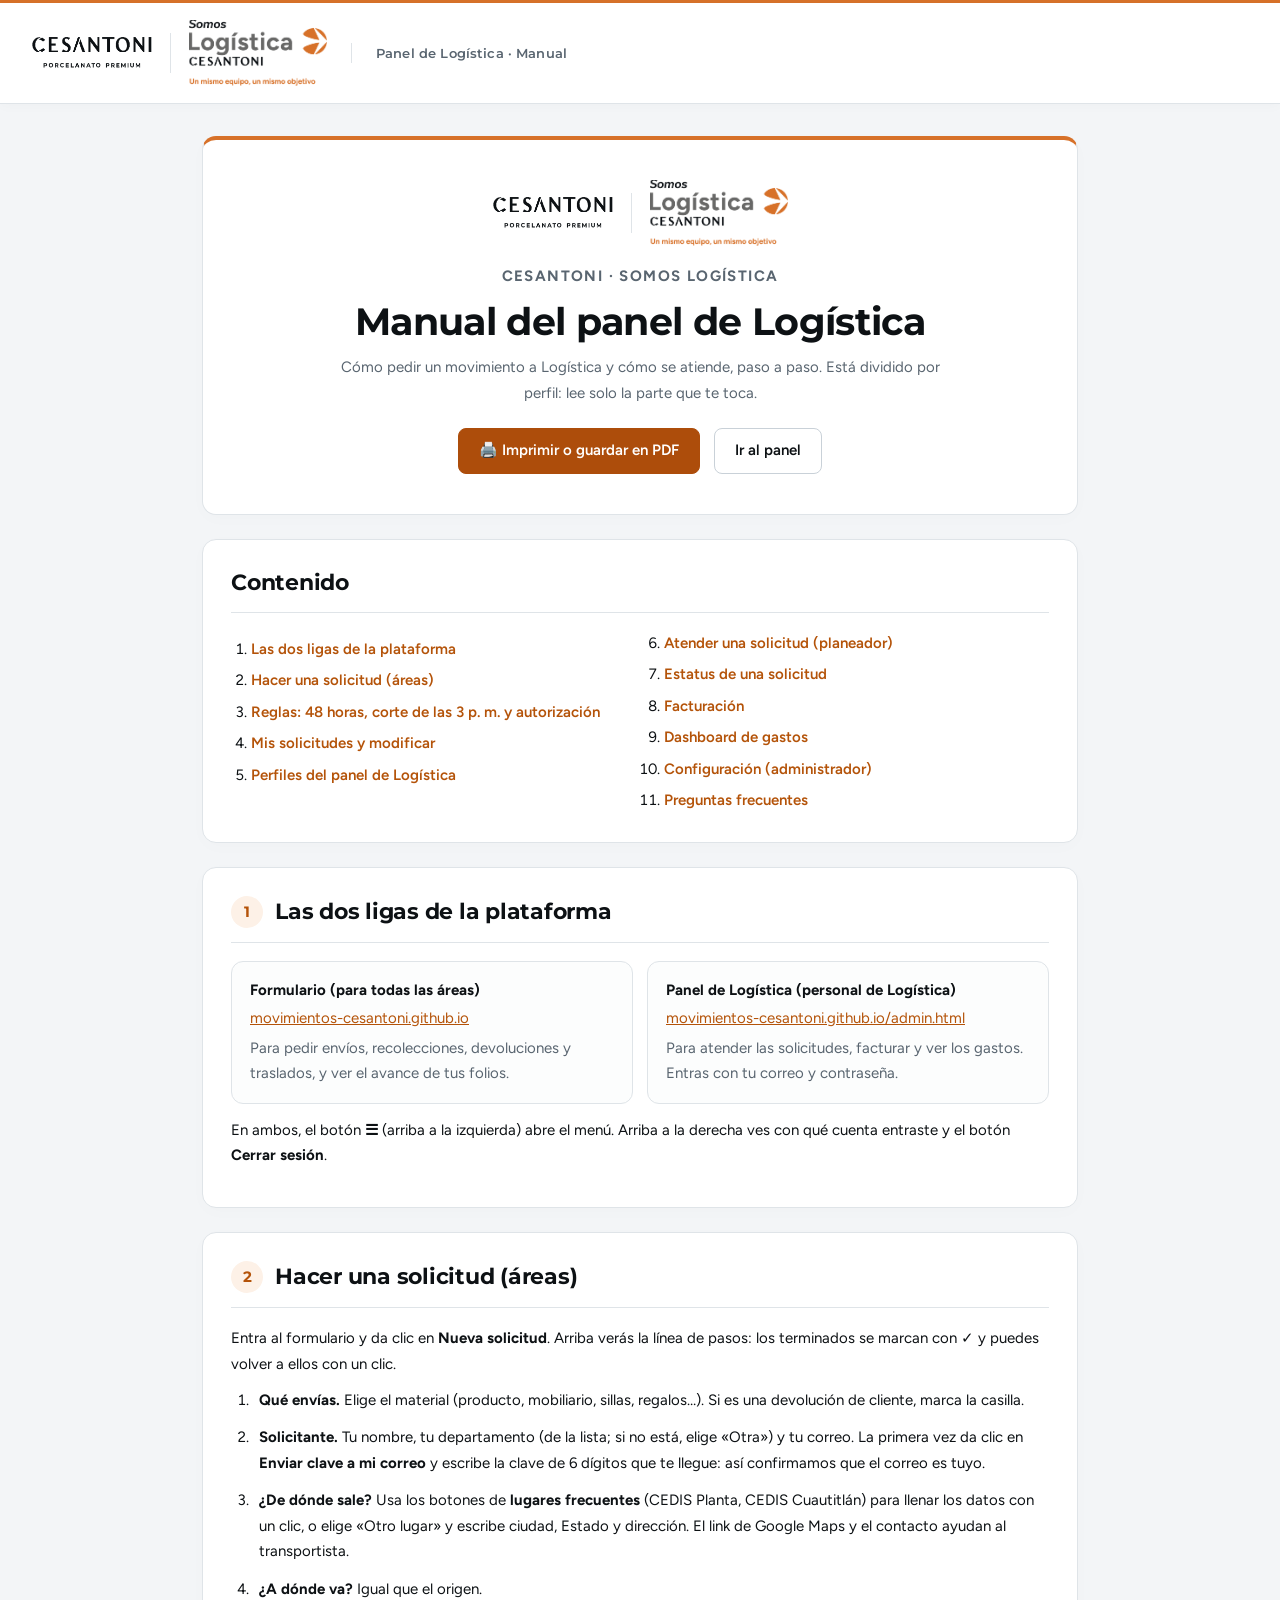
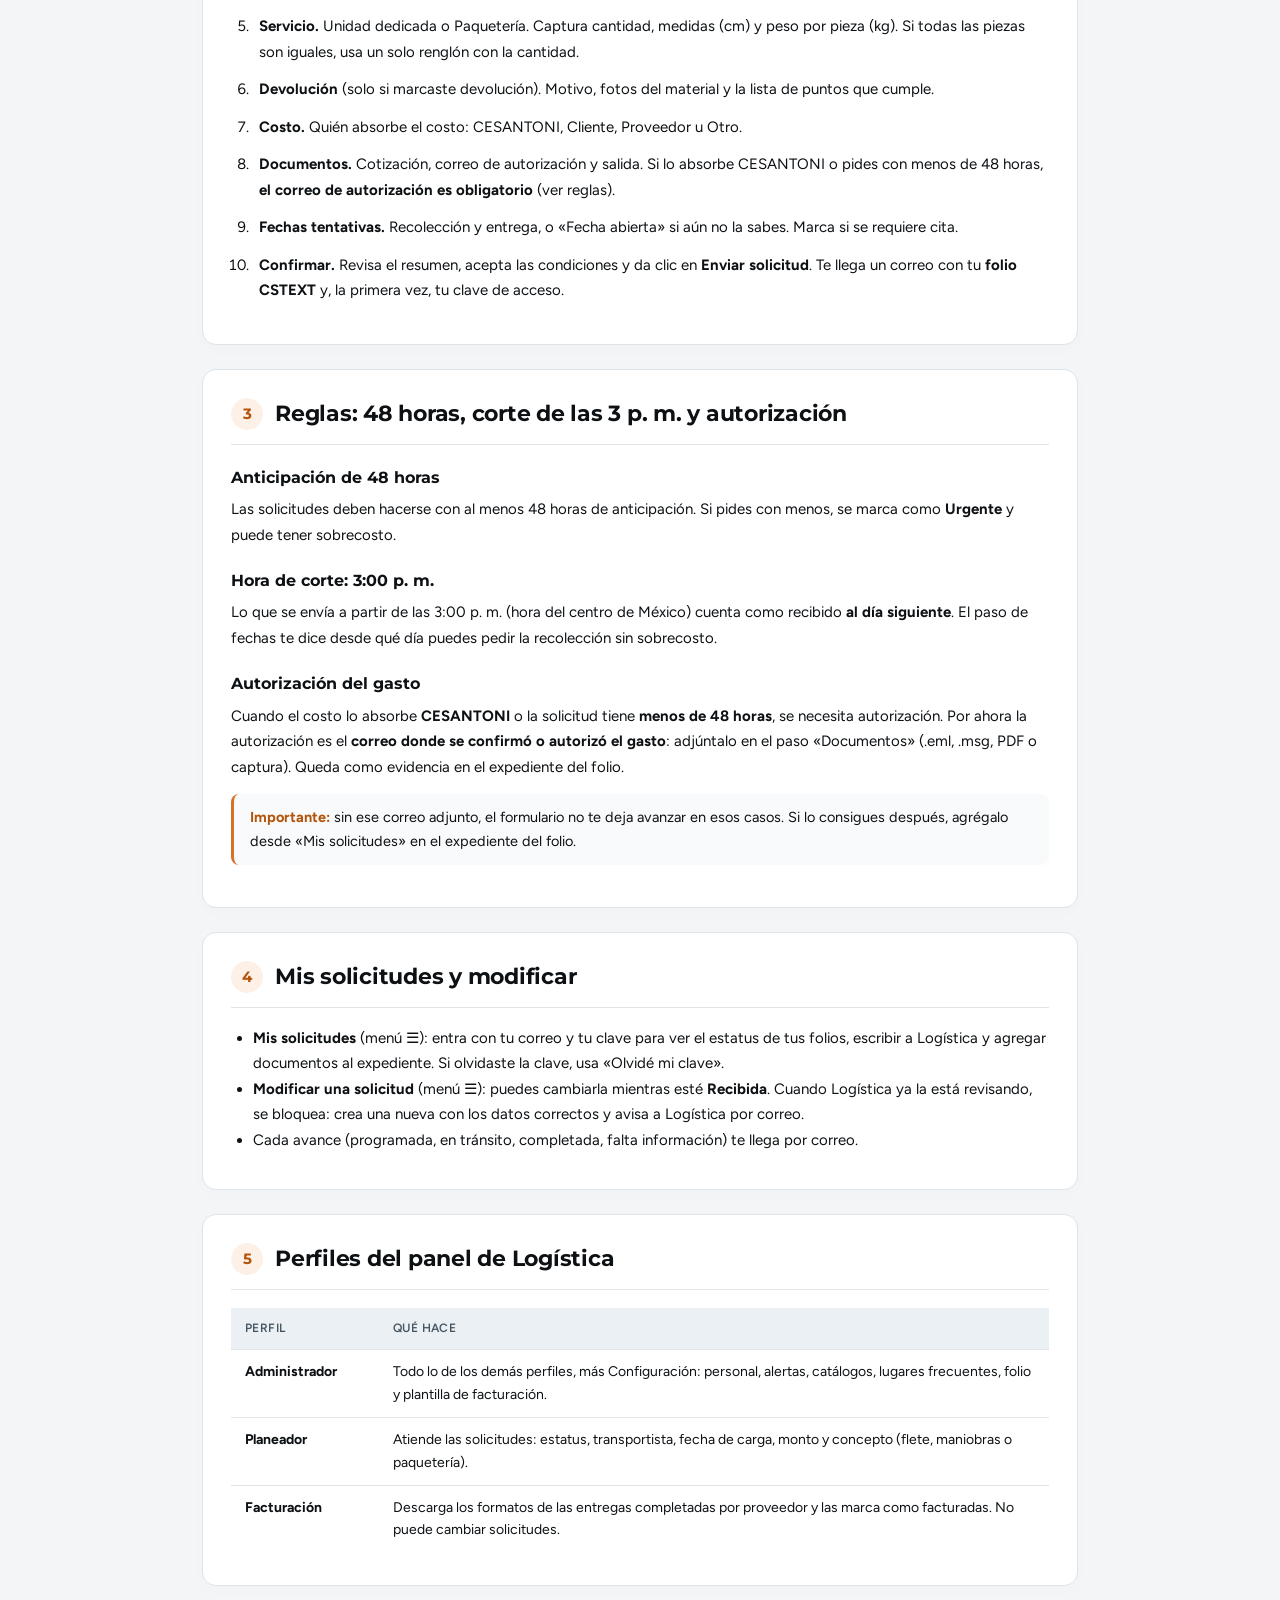
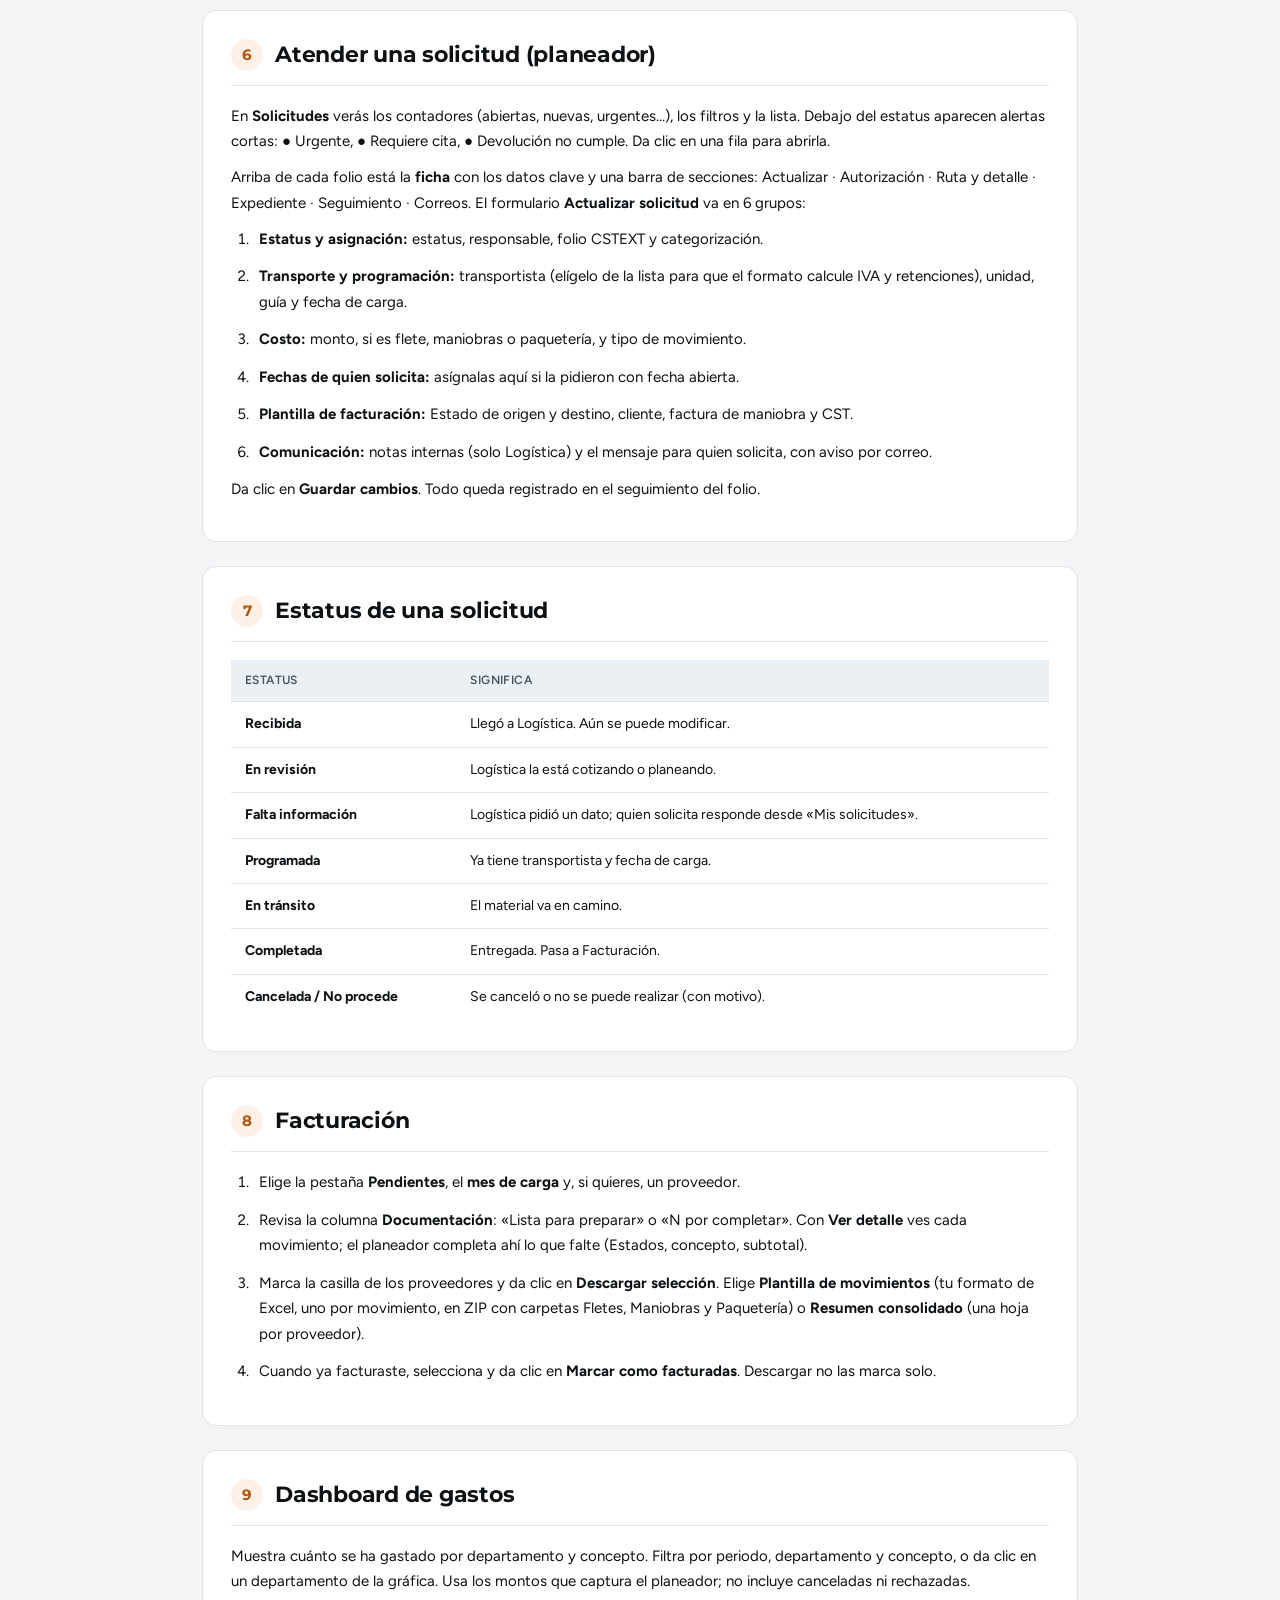
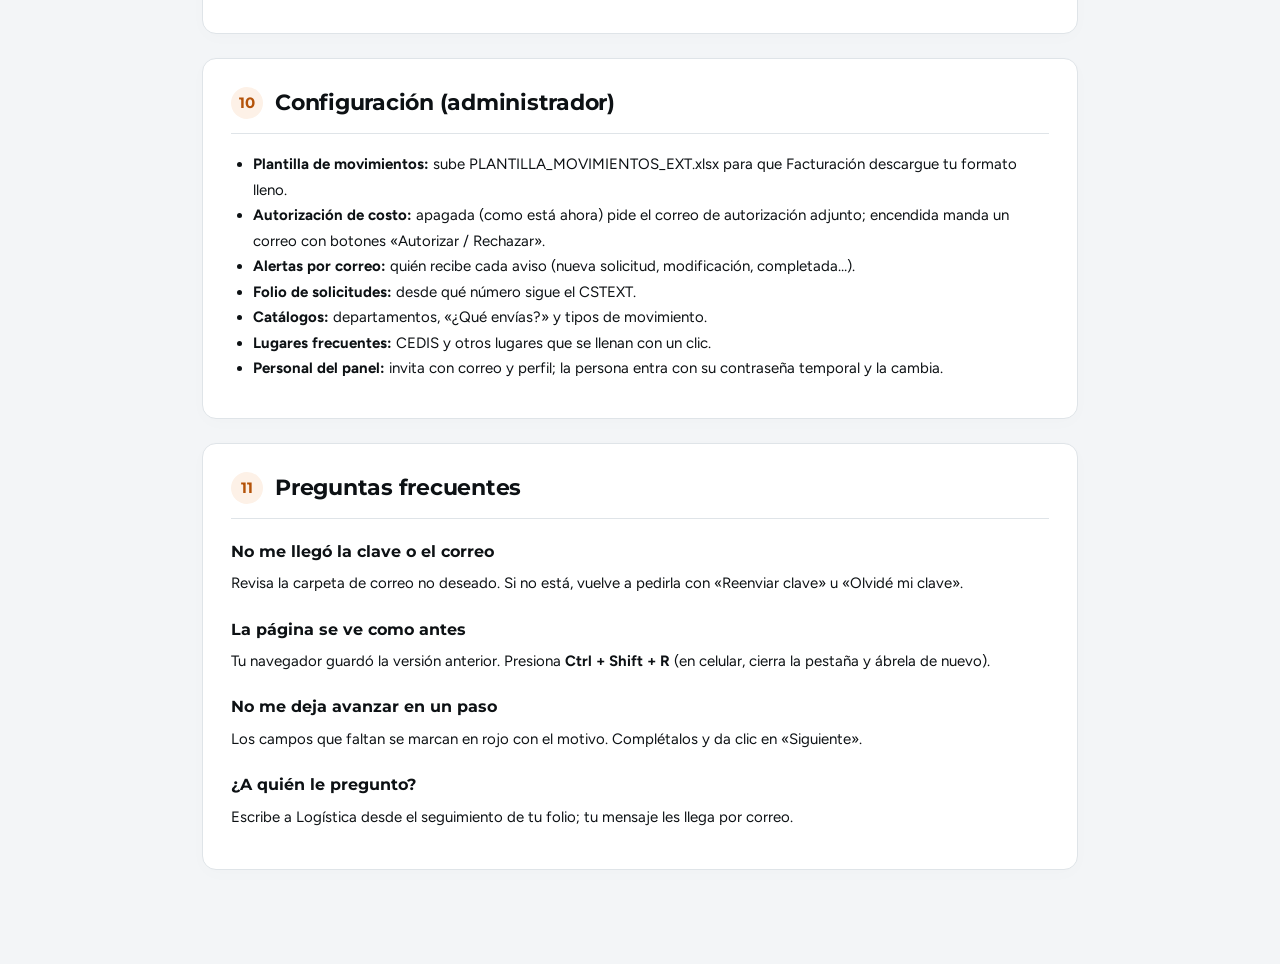
<file: manual-logistica.html>
<!DOCTYPE html>
<html lang="es">
<head>
  <meta charset="utf-8">
  <meta name="viewport" content="width=device-width, initial-scale=1">
  <title>Manual del panel de Logística | CESANTONI</title>
  <meta name="description" content="Cómo pedir un movimiento a Logística y cómo se atiende en el panel: paso a paso para cada perfil.">
  <meta name="robots" content="noindex">
  <meta name="theme-color" content="#0D1114">
  <link rel="icon" type="image/png" sizes="32x32" href="img/icono-32.png">
  <link rel="preconnect" href="https://fonts.googleapis.com">
  <link rel="preconnect" href="https://fonts.gstatic.com" crossorigin>
  <link href="https://fonts.googleapis.com/css2?family=Figtree:wght@400;500;600;700&family=Montserrat:wght@600;700&display=swap" rel="stylesheet">
  <link rel="stylesheet" href="css/solicitudes.css?v=34">
  <style>
    .manual { max-width: 920px; margin: 0 auto; padding: 32px 22px 70px; }
    .manual-portada { text-align: center; padding: 40px 32px; border-top: 4px solid var(--naranja); }
    .logos-portada { display: flex; justify-content: center; margin: 0 auto 18px; }
    .manual-portada h1 { font-size: clamp(28px, 3vw, 38px); margin-bottom: 10px; }
    .manual-portada p { max-width: 640px; margin: 0 auto 8px; color: var(--gris); font-size: 16px; }
    .manual-portada .acciones { justify-content: center; margin-top: 22px; }
    .indice { columns: 2; column-gap: 28px; margin: 0; padding-left: 20px; }
    .indice li { margin: 6px 0; break-inside: avoid; }
    .indice a { text-decoration: none; font-weight: 600; }
    .manual h2 { display: flex; align-items: center; gap: 12px; font-size: 22px; padding-bottom: 14px; border-bottom: 1px solid var(--linea); margin-bottom: 18px; }
    .manual h2 .grupo-num { width: 32px; height: 32px; font-size: 15px; }
    .manual h3 { font-size: 16px; margin: 22px 0 8px; }
    .manual p, .manual li { font-size: 15px; line-height: 1.7; }
    .manual ol.pasos-m, .manual ul.lista-m { padding-left: 22px; margin: 0 0 8px; }
    .manual ol.pasos-m > li { margin: 0 0 12px; padding-left: 6px; }
    .manual ol.pasos-m > li b:first-child { color: var(--tinta); }
    .tabla-m { width: 100%; border-collapse: collapse; margin: 8px 0 4px; font-size: 14px; }
    .tabla-m th, .tabla-m td { text-align: left; padding: 11px 14px; border-bottom: 1px solid var(--linea); vertical-align: top; overflow-wrap: break-word; }
    .tabla-m th { background: #EAF0F4; color: #455561; font-size: 12px; letter-spacing: .4px; text-transform: uppercase; }
    .nota { border-left: 3px solid var(--naranja); background: #F8FAFB; border-radius: 8px; padding: 12px 16px; margin: 14px 0; font-size: 14.5px; }
    .nota b { color: var(--naranja-osc); }
    .ligas-m { display: grid; grid-template-columns: repeat(2, minmax(0, 1fr)); gap: 14px; }
    .liga-m { border: 1px solid var(--linea); border-radius: 12px; padding: 16px 18px; background: #FCFDFD; }
    .liga-m b { display: block; margin-bottom: 4px; }
    .liga-m a { overflow-wrap: anywhere; }
    @media (max-width: 700px) { .indice { columns: 1; } .ligas-m { grid-template-columns: minmax(0, 1fr); } .manual-portada { padding: 28px 18px; } }
    @media print {
      .no-imprimir, .barra, .franja { display: none !important; }
      body { background: #fff; }
      .manual { padding: 0; max-width: none; }
      .tarjeta { box-shadow: none; break-inside: avoid-page; border-color: #ccc; }
      .manual section.tarjeta { break-before: auto; }
      a { color: #000; }
    }
  </style>
</head>
<body>
  <div class="franja"></div>
  <header class="barra"><div class="barra-in">
    <span class="logos" id="logos"></span>
    <span class="titulo-app">Panel de Logística · Manual</span>
    <span class="espacio"></span>
  </div></header>

  <main class="manual">
    <section class="tarjeta manual-portada">
      <div class="logos logos-portada" id="logos-portada"></div>
      <p class="ficha-etq">CESANTONI · Somos Logística</p>
      <h1>Manual del panel de Logística</h1>
      <p>Cómo pedir un movimiento a Logística y cómo se atiende, paso a paso. Está dividido por perfil: lee solo la parte que te toca.</p>
      <div class="acciones no-imprimir">
        <button class="btn btn-pri" type="button" onclick="window.print()">🖨️ Imprimir o guardar en PDF</button>
        <a class="btn" href="admin.html">Ir al panel</a>
      </div>
    </section>

    <section class="tarjeta">
      <h2>Contenido</h2>
      <ol class="indice">
        <li><a href="#ligas">Las dos ligas de la plataforma</a></li>
        <li><a href="#solicitar">Hacer una solicitud (áreas)</a></li>
        <li><a href="#reglas">Reglas: 48 horas, corte de las 3 p. m. y autorización</a></li>
        <li><a href="#seguimiento">Mis solicitudes y modificar</a></li>
        <li><a href="#perfiles">Perfiles del panel de Logística</a></li>
        <li><a href="#atender">Atender una solicitud (planeador)</a></li>
        <li><a href="#estatus">Estatus de una solicitud</a></li>
        <li><a href="#facturacion">Facturación</a></li>
        <li><a href="#dashboard">Dashboard de gastos</a></li>
        <li><a href="#configuracion">Configuración (administrador)</a></li>
        <li><a href="#dudas">Preguntas frecuentes</a></li>
      </ol>
    </section>

    <section class="tarjeta" id="ligas">
      <h2><span class="grupo-num">1</span>Las dos ligas de la plataforma</h2>
      <div class="ligas-m">
        <div class="liga-m"><b>Formulario (para todas las áreas)</b><a href="./">movimientos-cesantoni.github.io</a>
          <p class="gris chico" style="margin:6px 0 0">Para pedir envíos, recolecciones, devoluciones y traslados, y ver el avance de tus folios.</p></div>
        <div class="liga-m"><b>Panel de Logística (personal de Logística)</b><a href="admin.html">movimientos-cesantoni.github.io/admin.html</a>
          <p class="gris chico" style="margin:6px 0 0">Para atender las solicitudes, facturar y ver los gastos. Entras con tu correo y contraseña.</p></div>
      </div>
      <p style="margin-top:14px">En ambos, el botón <b>☰</b> (arriba a la izquierda) abre el menú. Arriba a la derecha ves con qué cuenta entraste y el botón <b>Cerrar sesión</b>.</p>
    </section>

    <section class="tarjeta" id="solicitar">
      <h2><span class="grupo-num">2</span>Hacer una solicitud (áreas)</h2>
      <p>Entra al formulario y da clic en <b>Nueva solicitud</b>. Arriba verás la línea de pasos: los terminados se marcan con ✓ y puedes volver a ellos con un clic.</p>
      <ol class="pasos-m">
        <li><b>Qué envías.</b> Elige el material (producto, mobiliario, sillas, regalos…). Si es una devolución de cliente, marca la casilla.</li>
        <li><b>Solicitante.</b> Tu nombre, tu departamento (de la lista; si no está, elige «Otra») y tu correo. La primera vez da clic en <b>Enviar clave a mi correo</b> y escribe la clave de 6 dígitos que te llegue: así confirmamos que el correo es tuyo.</li>
        <li><b>¿De dónde sale?</b> Usa los botones de <b>lugares frecuentes</b> (CEDIS Planta, CEDIS Cuautitlán) para llenar los datos con un clic, o elige «Otro lugar» y escribe ciudad, Estado y dirección. El link de Google Maps y el contacto ayudan al transportista.</li>
        <li><b>¿A dónde va?</b> Igual que el origen.</li>
        <li><b>Servicio.</b> Unidad dedicada o Paquetería. Captura cantidad, medidas (cm) y peso por pieza (kg). Si todas las piezas son iguales, usa un solo renglón con la cantidad.</li>
        <li><b>Devolución</b> (solo si marcaste devolución). Motivo, fotos del material y la lista de puntos que cumple.</li>
        <li><b>Costo.</b> Quién absorbe el costo: CESANTONI, Cliente, Proveedor u Otro.</li>
        <li><b>Documentos.</b> Cotización, correo de autorización y salida. Si lo absorbe CESANTONI o pides con menos de 48 horas, <b>el correo de autorización es obligatorio</b> (ver reglas).</li>
        <li><b>Fechas tentativas.</b> Recolección y entrega, o «Fecha abierta» si aún no la sabes. Marca si se requiere cita.</li>
        <li><b>Confirmar.</b> Revisa el resumen, acepta las condiciones y da clic en <b>Enviar solicitud</b>. Te llega un correo con tu <b>folio CSTEXT</b> y, la primera vez, tu clave de acceso.</li>
      </ol>
    </section>

    <section class="tarjeta" id="reglas">
      <h2><span class="grupo-num">3</span>Reglas: 48 horas, corte de las 3 p. m. y autorización</h2>
      <h3>Anticipación de 48 horas</h3>
      <p>Las solicitudes deben hacerse con al menos 48 horas de anticipación. Si pides con menos, se marca como <b>Urgente</b> y puede tener sobrecosto.</p>
      <h3>Hora de corte: 3:00 p. m.</h3>
      <p>Lo que se envía a partir de las 3:00 p. m. (hora del centro de México) cuenta como recibido <b>al día siguiente</b>. El paso de fechas te dice desde qué día puedes pedir la recolección sin sobrecosto.</p>
      <h3>Autorización del gasto</h3>
      <p>Cuando el costo lo absorbe <b>CESANTONI</b> o la solicitud tiene <b>menos de 48 horas</b>, se necesita autorización. Por ahora la autorización es el <b>correo donde se confirmó o autorizó el gasto</b>: adjúntalo en el paso «Documentos» (.eml, .msg, PDF o captura). Queda como evidencia en el expediente del folio.</p>
      <div class="nota"><b>Importante:</b> sin ese correo adjunto, el formulario no te deja avanzar en esos casos. Si lo consigues después, agrégalo desde «Mis solicitudes» en el expediente del folio.</div>
    </section>

    <section class="tarjeta" id="seguimiento">
      <h2><span class="grupo-num">4</span>Mis solicitudes y modificar</h2>
      <ul class="lista-m">
        <li><b>Mis solicitudes</b> (menú ☰): entra con tu correo y tu clave para ver el estatus de tus folios, escribir a Logística y agregar documentos al expediente. Si olvidaste la clave, usa «Olvidé mi clave».</li>
        <li><b>Modificar una solicitud</b> (menú ☰): puedes cambiarla mientras esté <b>Recibida</b>. Cuando Logística ya la está revisando, se bloquea: crea una nueva con los datos correctos y avisa a Logística por correo.</li>
        <li>Cada avance (programada, en tránsito, completada, falta información) te llega por correo.</li>
      </ul>
    </section>

    <section class="tarjeta" id="perfiles">
      <h2><span class="grupo-num">5</span>Perfiles del panel de Logística</h2>
      <table class="tabla-m">
        <thead><tr><th>Perfil</th><th>Qué hace</th></tr></thead>
        <tbody>
          <tr><td><b>Administrador</b></td><td>Todo lo de los demás perfiles, más Configuración: personal, alertas, catálogos, lugares frecuentes, folio y plantilla de facturación.</td></tr>
          <tr><td><b>Planeador</b></td><td>Atiende las solicitudes: estatus, transportista, fecha de carga, monto y concepto (flete, maniobras o paquetería).</td></tr>
          <tr><td><b>Facturación</b></td><td>Descarga los formatos de las entregas completadas por proveedor y las marca como facturadas. No puede cambiar solicitudes.</td></tr>
        </tbody>
      </table>
    </section>

    <section class="tarjeta" id="atender">
      <h2><span class="grupo-num">6</span>Atender una solicitud (planeador)</h2>
      <p>En <b>Solicitudes</b> verás los contadores (abiertas, nuevas, urgentes…), los filtros y la lista. Debajo del estatus aparecen alertas cortas: ● Urgente, ● Requiere cita, ● Devolución no cumple. Da clic en una fila para abrirla.</p>
      <p>Arriba de cada folio está la <b>ficha</b> con los datos clave y una barra de secciones: Actualizar · Autorización · Ruta y detalle · Expediente · Seguimiento · Correos. El formulario <b>Actualizar solicitud</b> va en 6 grupos:</p>
      <ol class="pasos-m">
        <li><b>Estatus y asignación:</b> estatus, responsable, folio CSTEXT y categorización.</li>
        <li><b>Transporte y programación:</b> transportista (elígelo de la lista para que el formato calcule IVA y retenciones), unidad, guía y fecha de carga.</li>
        <li><b>Costo:</b> monto, si es flete, maniobras o paquetería, y tipo de movimiento.</li>
        <li><b>Fechas de quien solicita:</b> asígnalas aquí si la pidieron con fecha abierta.</li>
        <li><b>Plantilla de facturación:</b> Estado de origen y destino, cliente, factura de maniobra y CST.</li>
        <li><b>Comunicación:</b> notas internas (solo Logística) y el mensaje para quien solicita, con aviso por correo.</li>
      </ol>
      <p>Da clic en <b>Guardar cambios</b>. Todo queda registrado en el seguimiento del folio.</p>
    </section>

    <section class="tarjeta" id="estatus">
      <h2><span class="grupo-num">7</span>Estatus de una solicitud</h2>
      <table class="tabla-m">
        <thead><tr><th>Estatus</th><th>Significa</th></tr></thead>
        <tbody>
          <tr><td><b>Recibida</b></td><td>Llegó a Logística. Aún se puede modificar.</td></tr>
          <tr><td><b>En revisión</b></td><td>Logística la está cotizando o planeando.</td></tr>
          <tr><td><b>Falta información</b></td><td>Logística pidió un dato; quien solicita responde desde «Mis solicitudes».</td></tr>
          <tr><td><b>Programada</b></td><td>Ya tiene transportista y fecha de carga.</td></tr>
          <tr><td><b>En tránsito</b></td><td>El material va en camino.</td></tr>
          <tr><td><b>Completada</b></td><td>Entregada. Pasa a Facturación.</td></tr>
          <tr><td><b>Cancelada / No procede</b></td><td>Se canceló o no se puede realizar (con motivo).</td></tr>
        </tbody>
      </table>
    </section>

    <section class="tarjeta" id="facturacion">
      <h2><span class="grupo-num">8</span>Facturación</h2>
      <ol class="pasos-m">
        <li>Elige la pestaña <b>Pendientes</b>, el <b>mes de carga</b> y, si quieres, un proveedor.</li>
        <li>Revisa la columna <b>Documentación</b>: «Lista para preparar» o «N por completar». Con <b>Ver detalle</b> ves cada movimiento; el planeador completa ahí lo que falte (Estados, concepto, subtotal).</li>
        <li>Marca la casilla de los proveedores y da clic en <b>Descargar selección</b>. Elige <b>Plantilla de movimientos</b> (tu formato de Excel, uno por movimiento, en ZIP con carpetas Fletes, Maniobras y Paquetería) o <b>Resumen consolidado</b> (una hoja por proveedor).</li>
        <li>Cuando ya facturaste, selecciona y da clic en <b>Marcar como facturadas</b>. Descargar no las marca solo.</li>
      </ol>
    </section>

    <section class="tarjeta" id="dashboard">
      <h2><span class="grupo-num">9</span>Dashboard de gastos</h2>
      <p>Muestra cuánto se ha gastado por departamento y concepto. Filtra por periodo, departamento y concepto, o da clic en un departamento de la gráfica. Usa los montos que captura el planeador; no incluye canceladas ni rechazadas.</p>
    </section>

    <section class="tarjeta" id="configuracion">
      <h2><span class="grupo-num">10</span>Configuración (administrador)</h2>
      <ul class="lista-m">
        <li><b>Plantilla de movimientos:</b> sube PLANTILLA_MOVIMIENTOS_EXT.xlsx para que Facturación descargue tu formato lleno.</li>
        <li><b>Autorización de costo:</b> apagada (como está ahora) pide el correo de autorización adjunto; encendida manda un correo con botones «Autorizar / Rechazar».</li>
        <li><b>Alertas por correo:</b> quién recibe cada aviso (nueva solicitud, modificación, completada…).</li>
        <li><b>Folio de solicitudes:</b> desde qué número sigue el CSTEXT.</li>
        <li><b>Catálogos:</b> departamentos, «¿Qué envías?» y tipos de movimiento.</li>
        <li><b>Lugares frecuentes:</b> CEDIS y otros lugares que se llenan con un clic.</li>
        <li><b>Personal del panel:</b> invita con correo y perfil; la persona entra con su contraseña temporal y la cambia.</li>
      </ul>
    </section>

    <section class="tarjeta" id="dudas">
      <h2><span class="grupo-num">11</span>Preguntas frecuentes</h2>
      <h3>No me llegó la clave o el correo</h3>
      <p>Revisa la carpeta de correo no deseado. Si no está, vuelve a pedirla con «Reenviar clave» u «Olvidé mi clave».</p>
      <h3>La página se ve como antes</h3>
      <p>Tu navegador guardó la versión anterior. Presiona <b>Ctrl + Shift + R</b> (en celular, cierra la pestaña y ábrela de nuevo).</p>
      <h3>No me deja avanzar en un paso</h3>
      <p>Los campos que faltan se marcan en rojo con el motivo. Complétalos y da clic en «Siguiente».</p>
      <h3>¿A quién le pregunto?</h3>
      <p>Escribe a Logística desde el seguimiento de tu folio; tu mensaje les llega por correo.</p>
    </section>
  </main>
  <script src="js/config.js"></script>
  <script src="js/comun.js?v=34"></script>
  <script>U.logos(document.getElementById('logos')); U.logos(document.getElementById('logos-portada'));</script>
</body>
</html>
</file>
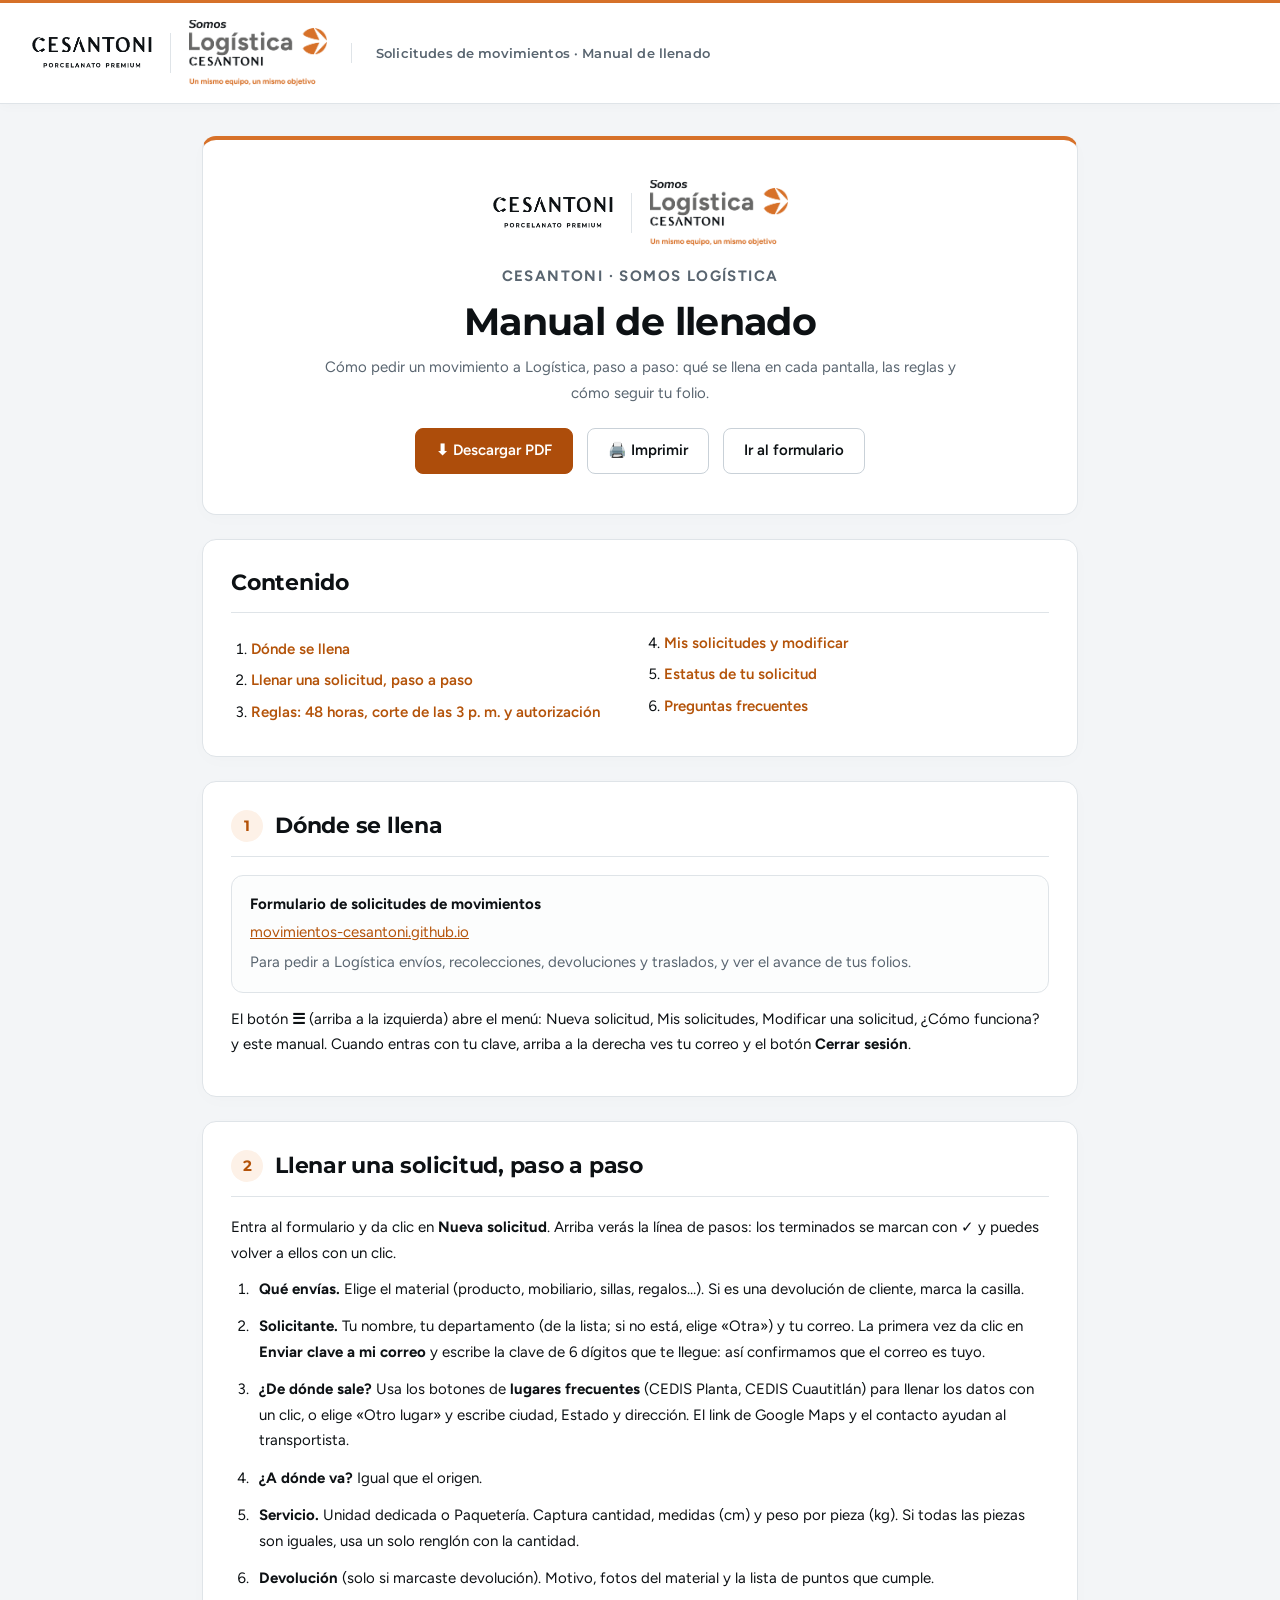
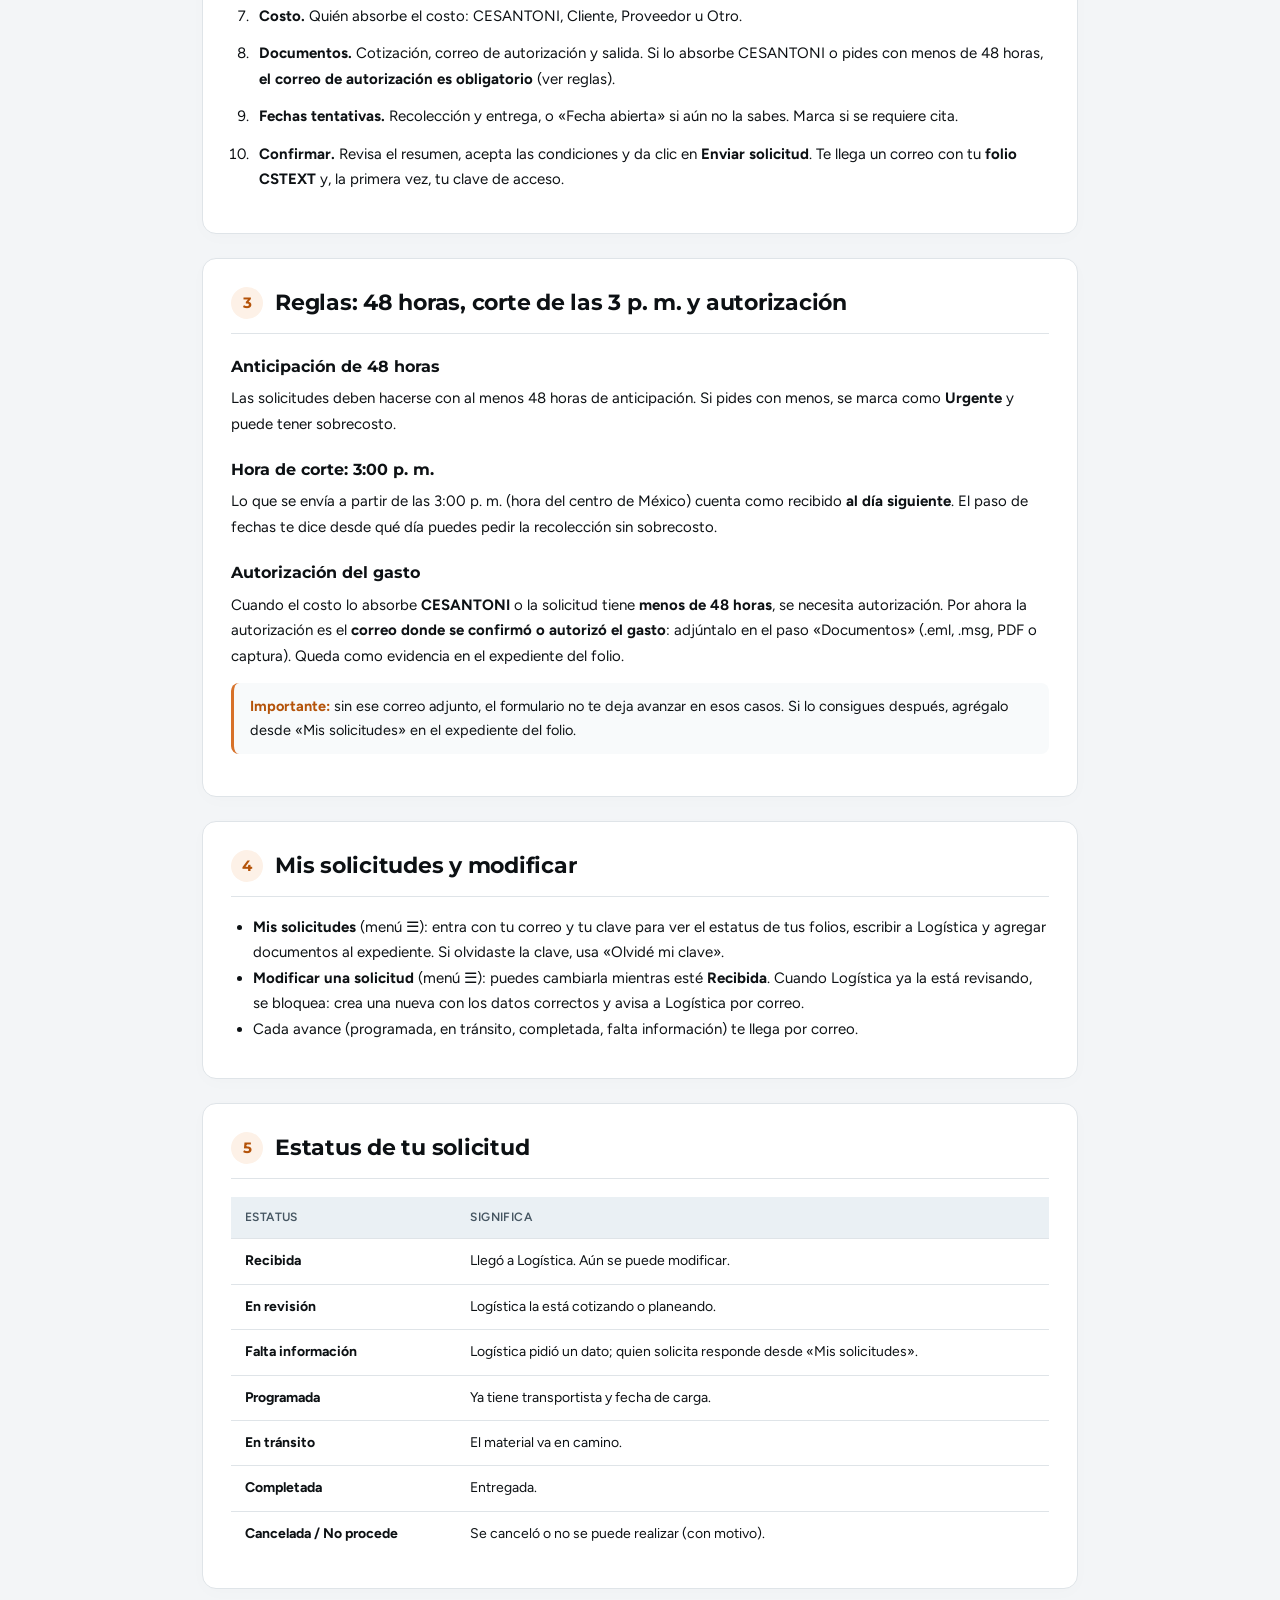
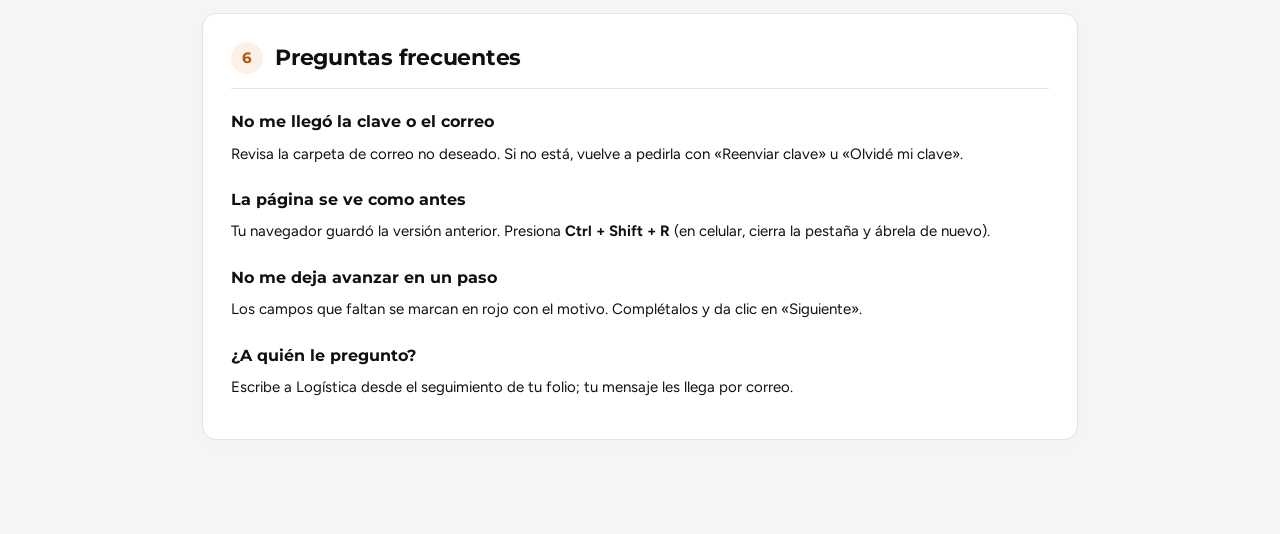
<file: manual.html>
<!DOCTYPE html>
<html lang="es">
<head>
  <meta charset="utf-8">
  <meta name="viewport" content="width=device-width, initial-scale=1">
  <title>Manual de llenado | Solicitudes de movimientos CESANTONI</title>
  <meta name="description" content="Cómo pedir un movimiento a Logística y cómo se atiende en el panel: paso a paso para cada perfil.">
  <meta name="theme-color" content="#0D1114">
  <link rel="icon" type="image/png" sizes="32x32" href="img/icono-32.png">
  <link rel="preconnect" href="https://fonts.googleapis.com">
  <link rel="preconnect" href="https://fonts.gstatic.com" crossorigin>
  <link href="https://fonts.googleapis.com/css2?family=Figtree:wght@400;500;600;700&family=Montserrat:wght@600;700&display=swap" rel="stylesheet">
  <link rel="stylesheet" href="css/solicitudes.css?v=34">
  <style>
    .manual { max-width: 920px; margin: 0 auto; padding: 32px 22px 70px; }
    .manual-portada { text-align: center; padding: 40px 32px; border-top: 4px solid var(--naranja); }
    .logos-portada { display: flex; justify-content: center; margin: 0 auto 18px; }
    .manual-portada h1 { font-size: clamp(28px, 3vw, 38px); margin-bottom: 10px; }
    .manual-portada p { max-width: 640px; margin: 0 auto 8px; color: var(--gris); font-size: 16px; }
    .manual-portada .acciones { justify-content: center; margin-top: 22px; }
    .indice { columns: 2; column-gap: 28px; margin: 0; padding-left: 20px; }
    .indice li { margin: 6px 0; break-inside: avoid; }
    .indice a { text-decoration: none; font-weight: 600; }
    .manual h2 { display: flex; align-items: center; gap: 12px; font-size: 22px; padding-bottom: 14px; border-bottom: 1px solid var(--linea); margin-bottom: 18px; }
    .manual h2 .grupo-num { width: 32px; height: 32px; font-size: 15px; }
    .manual h3 { font-size: 16px; margin: 22px 0 8px; }
    .manual p, .manual li { font-size: 15px; line-height: 1.7; }
    .manual ol.pasos-m, .manual ul.lista-m { padding-left: 22px; margin: 0 0 8px; }
    .manual ol.pasos-m > li { margin: 0 0 12px; padding-left: 6px; }
    .manual ol.pasos-m > li b:first-child { color: var(--tinta); }
    .tabla-m { width: 100%; border-collapse: collapse; margin: 8px 0 4px; font-size: 14px; }
    .tabla-m th, .tabla-m td { text-align: left; padding: 11px 14px; border-bottom: 1px solid var(--linea); vertical-align: top; overflow-wrap: break-word; }
    .tabla-m th { background: #EAF0F4; color: #455561; font-size: 12px; letter-spacing: .4px; text-transform: uppercase; }
    .nota { border-left: 3px solid var(--naranja); background: #F8FAFB; border-radius: 8px; padding: 12px 16px; margin: 14px 0; font-size: 14.5px; }
    .nota b { color: var(--naranja-osc); }
    .ligas-m { display: grid; grid-template-columns: repeat(2, minmax(0, 1fr)); gap: 14px; }
    .liga-m { border: 1px solid var(--linea); border-radius: 12px; padding: 16px 18px; background: #FCFDFD; }
    .liga-m b { display: block; margin-bottom: 4px; }
    .liga-m a { overflow-wrap: anywhere; }
    @media (max-width: 700px) { .indice { columns: 1; } .ligas-m { grid-template-columns: minmax(0, 1fr); } .manual-portada { padding: 28px 18px; } }
    @media print {
      .no-imprimir, .barra, .franja { display: none !important; }
      body { background: #fff; }
      .manual { padding: 0; max-width: none; }
      .tarjeta { box-shadow: none; break-inside: avoid-page; border-color: #ccc; }
      .manual section.tarjeta { break-before: auto; }
      a { color: #000; }
    }
  </style>
</head>
<body>
  <div class="franja"></div>
  <header class="barra"><div class="barra-in">
    <span class="logos" id="logos"></span>
    <span class="titulo-app">Solicitudes de movimientos · Manual de llenado</span>
    <span class="espacio"></span>
  </div></header>

  <main class="manual">
    <section class="tarjeta manual-portada">
      <div class="logos logos-portada" id="logos-portada"></div>
      <p class="ficha-etq">CESANTONI · Somos Logística</p>
      <h1>Manual de llenado</h1>
      <p>Cómo pedir un movimiento a Logística, paso a paso: qué se llena en cada pantalla, las reglas y cómo seguir tu folio.</p>
      <div class="acciones no-imprimir">
        <a class="btn btn-pri" href="manual.pdf" download>⬇ Descargar PDF</a>
        <button class="btn" type="button" onclick="window.print()">🖨️ Imprimir</button>
        <a class="btn" href="./">Ir al formulario</a>
      </div>
    </section>

    <section class="tarjeta">
      <h2>Contenido</h2>
      <ol class="indice">
        <li><a href="#ligas">Dónde se llena</a></li>
        <li><a href="#solicitar">Llenar una solicitud, paso a paso</a></li>
        <li><a href="#reglas">Reglas: 48 horas, corte de las 3 p. m. y autorización</a></li>
        <li><a href="#seguimiento">Mis solicitudes y modificar</a></li>
        <li><a href="#estatus">Estatus de tu solicitud</a></li>
        <li><a href="#dudas">Preguntas frecuentes</a></li>
      </ol>
    </section>

    <section class="tarjeta" id="ligas">
      <h2><span class="grupo-num">1</span>Dónde se llena</h2>
      <div class="liga-m"><b>Formulario de solicitudes de movimientos</b><a href="./">movimientos-cesantoni.github.io</a>
        <p class="gris chico" style="margin:6px 0 0">Para pedir a Logística envíos, recolecciones, devoluciones y traslados, y ver el avance de tus folios.</p></div>
      <p style="margin-top:14px">El botón <b>☰</b> (arriba a la izquierda) abre el menú: Nueva solicitud, Mis solicitudes, Modificar una solicitud, ¿Cómo funciona? y este manual. Cuando entras con tu clave, arriba a la derecha ves tu correo y el botón <b>Cerrar sesión</b>.</p>
    </section>

    <section class="tarjeta" id="solicitar">
      <h2><span class="grupo-num">2</span>Llenar una solicitud, paso a paso</h2>
      <p>Entra al formulario y da clic en <b>Nueva solicitud</b>. Arriba verás la línea de pasos: los terminados se marcan con ✓ y puedes volver a ellos con un clic.</p>
      <ol class="pasos-m">
        <li><b>Qué envías.</b> Elige el material (producto, mobiliario, sillas, regalos…). Si es una devolución de cliente, marca la casilla.</li>
        <li><b>Solicitante.</b> Tu nombre, tu departamento (de la lista; si no está, elige «Otra») y tu correo. La primera vez da clic en <b>Enviar clave a mi correo</b> y escribe la clave de 6 dígitos que te llegue: así confirmamos que el correo es tuyo.</li>
        <li><b>¿De dónde sale?</b> Usa los botones de <b>lugares frecuentes</b> (CEDIS Planta, CEDIS Cuautitlán) para llenar los datos con un clic, o elige «Otro lugar» y escribe ciudad, Estado y dirección. El link de Google Maps y el contacto ayudan al transportista.</li>
        <li><b>¿A dónde va?</b> Igual que el origen.</li>
        <li><b>Servicio.</b> Unidad dedicada o Paquetería. Captura cantidad, medidas (cm) y peso por pieza (kg). Si todas las piezas son iguales, usa un solo renglón con la cantidad.</li>
        <li><b>Devolución</b> (solo si marcaste devolución). Motivo, fotos del material y la lista de puntos que cumple.</li>
        <li><b>Costo.</b> Quién absorbe el costo: CESANTONI, Cliente, Proveedor u Otro.</li>
        <li><b>Documentos.</b> Cotización, correo de autorización y salida. Si lo absorbe CESANTONI o pides con menos de 48 horas, <b>el correo de autorización es obligatorio</b> (ver reglas).</li>
        <li><b>Fechas tentativas.</b> Recolección y entrega, o «Fecha abierta» si aún no la sabes. Marca si se requiere cita.</li>
        <li><b>Confirmar.</b> Revisa el resumen, acepta las condiciones y da clic en <b>Enviar solicitud</b>. Te llega un correo con tu <b>folio CSTEXT</b> y, la primera vez, tu clave de acceso.</li>
      </ol>
    </section>

    <section class="tarjeta" id="reglas">
      <h2><span class="grupo-num">3</span>Reglas: 48 horas, corte de las 3 p. m. y autorización</h2>
      <h3>Anticipación de 48 horas</h3>
      <p>Las solicitudes deben hacerse con al menos 48 horas de anticipación. Si pides con menos, se marca como <b>Urgente</b> y puede tener sobrecosto.</p>
      <h3>Hora de corte: 3:00 p. m.</h3>
      <p>Lo que se envía a partir de las 3:00 p. m. (hora del centro de México) cuenta como recibido <b>al día siguiente</b>. El paso de fechas te dice desde qué día puedes pedir la recolección sin sobrecosto.</p>
      <h3>Autorización del gasto</h3>
      <p>Cuando el costo lo absorbe <b>CESANTONI</b> o la solicitud tiene <b>menos de 48 horas</b>, se necesita autorización. Por ahora la autorización es el <b>correo donde se confirmó o autorizó el gasto</b>: adjúntalo en el paso «Documentos» (.eml, .msg, PDF o captura). Queda como evidencia en el expediente del folio.</p>
      <div class="nota"><b>Importante:</b> sin ese correo adjunto, el formulario no te deja avanzar en esos casos. Si lo consigues después, agrégalo desde «Mis solicitudes» en el expediente del folio.</div>
    </section>

    <section class="tarjeta" id="seguimiento">
      <h2><span class="grupo-num">4</span>Mis solicitudes y modificar</h2>
      <ul class="lista-m">
        <li><b>Mis solicitudes</b> (menú ☰): entra con tu correo y tu clave para ver el estatus de tus folios, escribir a Logística y agregar documentos al expediente. Si olvidaste la clave, usa «Olvidé mi clave».</li>
        <li><b>Modificar una solicitud</b> (menú ☰): puedes cambiarla mientras esté <b>Recibida</b>. Cuando Logística ya la está revisando, se bloquea: crea una nueva con los datos correctos y avisa a Logística por correo.</li>
        <li>Cada avance (programada, en tránsito, completada, falta información) te llega por correo.</li>
      </ul>
    </section>



    <section class="tarjeta" id="estatus">
      <h2><span class="grupo-num">5</span>Estatus de tu solicitud</h2>
      <table class="tabla-m">
        <thead><tr><th>Estatus</th><th>Significa</th></tr></thead>
        <tbody>
          <tr><td><b>Recibida</b></td><td>Llegó a Logística. Aún se puede modificar.</td></tr>
          <tr><td><b>En revisión</b></td><td>Logística la está cotizando o planeando.</td></tr>
          <tr><td><b>Falta información</b></td><td>Logística pidió un dato; quien solicita responde desde «Mis solicitudes».</td></tr>
          <tr><td><b>Programada</b></td><td>Ya tiene transportista y fecha de carga.</td></tr>
          <tr><td><b>En tránsito</b></td><td>El material va en camino.</td></tr>
          <tr><td><b>Completada</b></td><td>Entregada.</td></tr>
          <tr><td><b>Cancelada / No procede</b></td><td>Se canceló o no se puede realizar (con motivo).</td></tr>
        </tbody>
      </table>
    </section>




    <section class="tarjeta" id="dudas">
      <h2><span class="grupo-num">6</span>Preguntas frecuentes</h2>
      <h3>No me llegó la clave o el correo</h3>
      <p>Revisa la carpeta de correo no deseado. Si no está, vuelve a pedirla con «Reenviar clave» u «Olvidé mi clave».</p>
      <h3>La página se ve como antes</h3>
      <p>Tu navegador guardó la versión anterior. Presiona <b>Ctrl + Shift + R</b> (en celular, cierra la pestaña y ábrela de nuevo).</p>
      <h3>No me deja avanzar en un paso</h3>
      <p>Los campos que faltan se marcan en rojo con el motivo. Complétalos y da clic en «Siguiente».</p>
      <h3>¿A quién le pregunto?</h3>
      <p>Escribe a Logística desde el seguimiento de tu folio; tu mensaje les llega por correo.</p>
    </section>
  </main>
  <script src="js/config.js"></script>
  <script src="js/comun.js?v=34"></script>
  <script>U.logos(document.getElementById('logos')); U.logos(document.getElementById('logos-portada'));</script>
</body>
</html>
</file>
<file: css/solicitudes.css>
/* Solicitudes de movimientos · CESANTONI Somos Logística. Diseño sencillo; mismos logotipos y fuentes. */
:root {
  --naranja: #D77129; --naranja-osc: #B45309; --naranja-claro: #FDF1E7;
  --tinta: #0D1114; --gris: #5F666C; --linea: #E6E3DE; --fondo: #FAF8F5; --blanco: #FFFFFF;
  --ok: #17693F; --ok-bg: #E7F4EC; --alerta: #8A5A00; --alerta-bg: #FFF4D6;
  --mal: #B42318; --mal-bg: #FDECEA; --info: #2B5C8A; --info-bg: #E8F0F8;
  --titulos: "Montserrat", "Segoe UI", Arial, sans-serif; --texto: "Figtree", "Segoe UI", Arial, sans-serif;
  --r: 10px;
}
*, *::before, *::after { box-sizing: border-box; }
body { margin: 0; font: 15px/1.55 var(--texto); color: var(--tinta); background: var(--fondo); }
h1, h2, h3 { font-family: var(--titulos); line-height: 1.2; margin: 0 0 .4em; }
h1 { font-size: 26px; } h2 { font-size: 18px; } h3 { font-size: 15px; }
p { margin: 0 0 .7em; }
a { color: var(--naranja-osc); }
button, input, select, textarea { font: inherit; color: inherit; }
[hidden] { display: none !important; }
.gris { color: var(--gris); } .chico { font-size: 13px; }

/* encabezado: logotipos oficiales sin redibujar */
.barra { background: var(--blanco); border-bottom: 1px solid var(--linea); }
.barra-in { max-width: 1180px; margin: 0 auto; padding: 8px 20px; display: flex; align-items: center; gap: 16px; flex-wrap: wrap; }
.logos { display: inline-flex; align-items: center; gap: 12px; }
.marco { display: block; position: relative; overflow: hidden; flex: none; }
.marco img { position: absolute; max-width: none; height: auto; }
.marco-ces { width: 120px; height: 32px; } .marco-ces img { width: 124px; left: -2px; top: -2px; }
.marco-somos { width: 138px; height: 66px; } .marco-somos img { width: 180px; left: -22px; top: -26px; }
.divisor { width: 1px; height: 40px; background: var(--linea); }
.barra .titulo-app { font-family: var(--titulos); font-weight: 600; font-size: 14px; color: var(--gris); }
.barra .espacio { flex: 1; }
.franja { height: 3px; background: var(--naranja); }

.contenedor { max-width: 860px; margin: 0 auto; padding: 28px 20px 60px; }
.contenedor.ancho { max-width: 1180px; }

/* tarjetas y formularios */
.tarjeta { background: var(--blanco); border: 1px solid var(--linea); border-radius: var(--r); padding: 22px; margin-bottom: 18px; }
.tarjeta > h2 { display: flex; align-items: center; gap: 10px; }
.num { display: inline-grid; place-items: center; width: 26px; height: 26px; border-radius: 50%; background: var(--naranja);
  color: #fff; font-size: 13px; font-family: var(--titulos); }
.rejilla { display: grid; grid-template-columns: repeat(2, minmax(0, 1fr)); gap: 14px 16px; }
.rejilla .todo { grid-column: 1 / -1; }
.campo label, .campo .etiqueta { display: block; font-weight: 600; font-size: 13px; margin-bottom: 5px; }
.campo .req { color: var(--naranja-osc); }
.campo .ayuda { font-size: 12px; color: var(--gris); margin: 4px 0 0; }
.campo .error { font-size: 12px; color: var(--mal); margin: 4px 0 0; }
.campo.invalido .entrada { border-color: var(--mal); }
.entrada { width: 100%; min-height: 42px; padding: 9px 11px; border: 1px solid #CFCBC4; border-radius: 8px; background: #fff; }
textarea.entrada { min-height: 84px; resize: vertical; }
.entrada:focus, .btn:focus-visible, .opcion input:focus-visible + span { outline: 2px solid var(--naranja); outline-offset: 1px; }
.opciones { display: grid; grid-template-columns: repeat(auto-fill, minmax(180px, 1fr)); gap: 8px; }
.opcion { position: relative; }
.opcion input { position: absolute; opacity: 0; }
.opcion span { display: block; height: 100%; padding: 10px 12px; border: 1px solid #CFCBC4; border-radius: 8px; background: #fff; cursor: pointer; }
.opcion span b { display: block; font-size: 14px; }
.opcion span small { color: var(--gris); font-size: 12px; }
.opcion input:checked + span { border-color: var(--naranja); background: var(--naranja-claro); box-shadow: inset 0 0 0 1px var(--naranja); }

.btn { display: inline-flex; align-items: center; justify-content: center; gap: 6px; min-height: 42px; padding: 9px 18px;
  border-radius: 8px; border: 1px solid var(--tinta); background: #fff; font-weight: 600; cursor: pointer; text-decoration: none; color: var(--tinta); }
.btn:hover { background: var(--fondo); }
.btn-pri { background: var(--naranja-osc); border-color: var(--naranja-osc); color: #fff; }
.btn-pri:hover { background: #964308; }
.btn-osc { background: var(--tinta); color: #fff; }
.btn-osc:hover { background: #2A3136; }
.btn-chico { min-height: 34px; padding: 5px 12px; font-size: 13px; }
.btn[disabled] { opacity: .55; cursor: wait; }
.liga { background: none; border: 0; padding: 0; color: var(--naranja-osc); text-decoration: underline; cursor: pointer; }
.acciones { display: flex; gap: 10px; flex-wrap: wrap; align-items: center; }

/* avisos y etiquetas */
.aviso { border-radius: 8px; padding: 12px 14px; margin-bottom: 14px; border: 1px solid; }
.aviso p:last-child { margin: 0; }
.aviso-ok { background: var(--ok-bg); border-color: #B8DCC6; } .aviso-mal { background: var(--mal-bg); border-color: #F3C3BE; }
.aviso-alerta { background: var(--alerta-bg); border-color: #F0D78E; } .aviso-info { background: var(--info-bg); border-color: #C3D6EA; }
.pill { display: inline-block; padding: 2px 10px; border-radius: 999px; font-size: 12px; font-weight: 600; white-space: nowrap; }
.e-recibida, .e-en_transito { background: var(--info-bg); color: var(--info); }
.e-en_revision { background: var(--alerta-bg); color: var(--alerta); }
.e-informacion { background: var(--naranja-claro); color: var(--naranja-osc); }
.e-programada { background: var(--tinta); color: #fff; }
.e-completada { background: var(--ok-bg); color: var(--ok); }
.e-cancelada { background: #EEE; color: var(--gris); }
.e-rechazada, .urgente { background: var(--mal-bg); color: var(--mal); }
.vencida { background: var(--mal); color: #fff; }

/* devoluciones */
.casillas { display: grid; gap: 6px; }
.casilla { display: flex; gap: 10px; align-items: flex-start; padding: 9px 12px; border: 1px solid #CFCBC4; border-radius: 8px; background: #fff; cursor: pointer; font-size: 14px; }
.casilla input { margin-top: 3px; accent-color: var(--naranja-osc); width: 16px; height: 16px; flex: none; }
.casilla:has(input:checked) { border-color: var(--ok); background: var(--ok-bg); }
.checklist { list-style: none; margin: 12px 0 0; padding: 0; display: grid; gap: 6px; font-size: 14px; }
.checklist li { display: flex; gap: 10px; }
.checklist li > span:first-child { font-weight: 700; width: 16px; flex: none; }
.checklist li.si > span:first-child { color: var(--ok); }
.checklist li.no { color: var(--mal); }
.sr-only { position: absolute; width: 1px; height: 1px; overflow: hidden; clip: rect(0 0 0 0); white-space: nowrap; }

/* paquetería */
.paquetes { display: grid; gap: 10px; }
.paq-fila { border: 1px solid var(--linea); border-radius: 8px; padding: 10px 12px; background: var(--fondo); }
.paq-cabeza { display: flex; justify-content: space-between; align-items: center; margin-bottom: 6px; }
.paq-medidas { display: grid; grid-template-columns: repeat(5, minmax(0, 1fr)); gap: 8px; }
.paq-campo > span:first-child { display: block; font-size: 12px; font-weight: 600; margin-bottom: 3px; }
.con-sufijo { position: relative; display: block; }
.con-sufijo .entrada { padding-right: 38px; }
.con-sufijo i { position: absolute; right: 10px; top: 50%; transform: translateY(-50%); font-style: normal; font-size: 12px; color: var(--gris); pointer-events: none; }
@media (max-width: 760px) { .paq-medidas { grid-template-columns: repeat(2, minmax(0, 1fr)); } .paq-medidas .paq-campo:first-child { grid-column: 1 / -1; } }

/* portada */
.portada { display: grid; grid-template-columns: 1.2fr 1fr; gap: 18px; align-items: start; }
.portada h1 { font-size: 30px; }
.lista-tipos { list-style: none; padding: 0; margin: 12px 0 0; display: grid; gap: 6px; }
.lista-tipos li { padding-left: 14px; border-left: 3px solid var(--naranja); font-size: 14px; }

/* seguimiento */
.cabecera { display: flex; justify-content: space-between; gap: 16px; flex-wrap: wrap; align-items: flex-start; }
.folio { font-family: var(--titulos); font-size: 30px; font-weight: 700; letter-spacing: .5px; line-height: 1; }
.pasos { display: flex; gap: 4px; margin: 18px 0 6px; }
.pasos div { flex: 1; text-align: center; font-size: 12px; color: var(--gris); }
.pasos div::before { content: ""; display: block; height: 6px; border-radius: 3px; background: var(--linea); margin-bottom: 6px; }
.pasos div.hecho::before { background: var(--naranja); }
.pasos div.actual { color: var(--tinta); font-weight: 600; }
.datos { display: grid; grid-template-columns: repeat(auto-fit, minmax(190px, 1fr)); gap: 12px 18px; margin: 0; }
.datos dt { font-size: 12px; color: var(--gris); } .datos dd { margin: 2px 0 0; font-weight: 600; overflow-wrap: break-word; }
.hilo { list-style: none; margin: 0; padding: 0; }
.hilo li { padding: 10px 0 10px 16px; border-left: 2px solid var(--linea); position: relative; }
.hilo li::before { content: ""; position: absolute; left: -6px; top: 15px; width: 10px; height: 10px; border-radius: 50%; background: var(--naranja); }
.hilo li.interno { background: #FFFBEA; }
.hilo .quien { font-size: 12px; color: var(--gris); }
.hilo .texto { white-space: pre-wrap; }
.archivos { list-style: none; margin: 0; padding: 0; }
.archivos li { display: flex; justify-content: space-between; gap: 10px; padding: 7px 0; border-top: 1px solid var(--linea); font-size: 14px; }

/* panel */
.pestanas { display: flex; gap: 4px; flex-wrap: wrap; }
.pestanas button { background: none; border: 0; padding: 8px 12px; border-radius: 8px; font-weight: 600; cursor: pointer; color: var(--gris); }
.pestanas button[aria-current="page"] { background: var(--naranja-claro); color: var(--naranja-osc); }
.kpis { display: grid; grid-template-columns: repeat(auto-fit, minmax(128px, 1fr)); gap: 10px; margin-bottom: 16px; }
.kpi { background: #fff; border: 1px solid var(--linea); border-radius: var(--r); padding: 12px 14px; text-align: left; cursor: pointer; }
.kpi b { display: block; font-family: var(--titulos); font-size: 24px; }
.kpi span { font-size: 12px; color: var(--gris); }
.kpi[aria-pressed="true"] { border-color: var(--naranja); box-shadow: inset 0 0 0 1px var(--naranja); }
.filtros { display: grid; grid-template-columns: 2fr repeat(3, 1fr) auto; gap: 8px; margin-bottom: 12px; align-items: end; }
.tabla-caja { overflow-x: auto; background: #fff; border: 1px solid var(--linea); border-radius: var(--r); }
table { width: 100%; border-collapse: collapse; font-size: 14px; }
th { text-align: left; font-size: 12px; color: var(--gris); font-weight: 600; padding: 10px 12px; border-bottom: 1px solid var(--linea); white-space: nowrap; background: #FCFBF9; }
td { padding: 10px 12px; border-bottom: 1px solid var(--linea); vertical-align: top; }
tbody tr { cursor: pointer; } tbody tr:hover { background: var(--fondo); }
td .sub { font-size: 12px; color: var(--gris); }
.detalle { display: grid; grid-template-columns: minmax(0, 1.4fr) minmax(0, 1fr); gap: 18px; align-items: start; }
.volver { display: inline-block; margin-bottom: 12px; }
.login { max-width: 400px; margin: 40px auto; }

#avisos { position: fixed; right: 16px; bottom: 16px; display: grid; gap: 8px; z-index: 50; }
.toast { background: var(--tinta); color: #fff; padding: 10px 14px; border-radius: 8px; max-width: 360px; box-shadow: 0 8px 24px rgba(0,0,0,.18); }
.toast.mal { background: var(--mal); }

@media (max-width: 760px) {
  .rejilla, .portada, .detalle { grid-template-columns: minmax(0, 1fr); }
  .filtros { grid-template-columns: 1fr 1fr; }
  .filtros .busqueda { grid-column: 1 / -1; }
  .marco-ces { width: 90px; height: 24px; } .marco-ces img { width: 93px; left: -2px; top: -1px; }
  .marco-somos { width: 100px; height: 48px; } .marco-somos img { width: 130px; left: -16px; top: -19px; }
  .divisor { height: 30px; }
  .barra .titulo-app { width: 100%; }
  .pestanas { width: 100%; }
  .pestanas button { padding: 6px 8px; font-size: 13px; }
  .tarjeta { padding: 16px; }
  .pasos div { font-size: 10px; }
}

/* formulario por pasos */
.avance { margin: 0 0 16px; }
.avance-txt { font-size: 14px; margin-bottom: 6px; }
.avance-barra { display: flex; gap: 4px; }
.avance-barra span { flex: 1; height: 6px; border-radius: 3px; background: var(--linea); }
.avance-barra span.hecho { background: var(--naranja); }
.pasos-acciones { position: sticky; bottom: 0; z-index: 5; background: var(--fondo); padding-block: 12px; border-top: 1px solid var(--linea); }
.pasos-acciones .espacio { flex: 1; }
.paso .opcion span { padding: 14px 14px; }
.paso .opcion span b { font-size: 15px; }

/* artículos (varios productos en una misma solicitud) */
.articulos { display: grid; gap: 10px; }
.art-fila { display: grid; grid-template-columns: 110px minmax(0, 1fr) minmax(0, 1.6fr) auto; gap: 10px; align-items: end;
  border: 1px solid var(--linea); border-radius: 8px; padding: 10px 12px; background: var(--fondo); }
.art-campo > span { display: block; font-size: 12px; font-weight: 600; margin-bottom: 3px; }
.art-fila > .liga { align-self: center; justify-self: end; }
@media (max-width: 760px) { .art-fila { grid-template-columns: 1fr 2fr; } .art-fila .art-campo:nth-child(3) { grid-column: 1 / -1; } .art-fila > .liga { grid-column: 1 / -1; justify-self: start; } }

/* opciones que no aplican (por ejemplo, «Programado» con menos de 48 horas) */
.opcion.deshabilitada span { opacity: .45; cursor: not-allowed; background: var(--fondo); }
.paso .tarjeta + .tarjeta { margin-top: 0; }
.paso h3 { padding-top: 6px; border-top: 1px solid var(--linea); }
.paso h3:first-child, .paso .rejilla > h3:first-child { border-top: 0; padding-top: 0; }
.resumen .datos { grid-template-columns: repeat(auto-fit, minmax(220px, 1fr)); }

/* panel: autorización del Gerente de Área */
.grupo-aut { border: 1px solid #F0D78E; background: var(--alerta-bg); border-radius: 8px; padding: 12px 14px 14px; margin: 14px 0 0; min-width: 0; }
.grupo-aut legend { font-family: var(--titulos); font-weight: 600; font-size: 14px; padding: 0 6px; }

/* especificaciones agrupadas (cantidad × medidas × peso) */
.grupos { display: grid; gap: 10px; }
.grupo-medidas { display: grid; grid-template-columns: repeat(5, minmax(0, 1fr)); gap: 8px; }
.grupo-medidas .grupo-desc { grid-column: 1 / -1; }
.grupo-total { font-size: 12px; color: var(--ok); font-weight: 600; }
@media (max-width: 760px) { .grupo-medidas { grid-template-columns: repeat(2, minmax(0, 1fr)); } .grupo-medidas .paq-campo:first-child { grid-column: 1 / -1; } }

/* condiciones del servicio */
.condiciones { background: var(--fondo); border: 1px solid var(--linea); border-left: 3px solid var(--naranja); border-radius: 8px; padding: 10px 14px; margin-bottom: 14px; }
.condiciones p { margin: 0; font-size: 12.5px; color: var(--gris); line-height: 1.55; }

/* expediente del folio */
.exp-bloque { border-top: 1px solid var(--linea); padding: 12px 0 4px; }
.exp-bloque h3 { margin: 0 0 6px; }
.exp-subir { display: grid; gap: 4px; margin-top: 8px; font-weight: 600; }
.exp-subir .entrada { min-height: 0; padding: 6px 8px; font-weight: 400; }
.autorizacion { margin: 4px 0 8px; }
.autorizacion .datos { grid-template-columns: repeat(auto-fit, minmax(160px, 1fr)); }
.aut-manual { margin-top: 12px; font-size: 14px; }
.aut-manual summary { cursor: pointer; color: var(--naranja-osc); font-weight: 600; }

/* página de autorización */
.btn-ok { background: var(--ok); border-color: var(--ok); color: #fff; min-height: 48px; padding: 10px 24px; font-size: 16px; }
.btn-ok:hover { background: #0F5130; }
.btn-mal { background: #fff; border-color: var(--mal); color: var(--mal); min-height: 48px; padding: 10px 24px; font-size: 16px; }
.btn-mal:hover { background: var(--mal-bg); }
.decision { border-color: var(--naranja); box-shadow: inset 0 0 0 1px var(--naranja); }

/* opciones solo con título, centradas (¿Qué envías?) */
.opciones-centro { grid-template-columns: repeat(auto-fill, minmax(150px, 1fr)); }
.paso .opciones-centro .opcion span { display: flex; align-items: center; justify-content: center; text-align: center; min-height: 64px; padding: 12px; }
.paso .opciones-centro .opcion span b { font-size: 16px; }

/* documentación del servicio: tres bloques iguales y centrados */
.docs { display: grid; grid-template-columns: repeat(3, minmax(0, 1fr)); gap: 14px; }
.doc-bloque { border: 1px solid var(--linea); border-radius: var(--r); background: var(--fondo); padding: 16px 14px; text-align: center; display: grid; gap: 12px; align-content: start; }
.doc-bloque h3 { margin: 0; font-size: 16px; border: 0 !important; padding: 0 !important; }
.doc-bloque .campo label, .doc-bloque .campo .etiqueta { margin-bottom: 6px; }
.doc-bloque .aviso { margin: 0; text-align: left; font-size: 13px; }
.doc-bloque .archivos li { text-align: left; }
.btn-adjuntar { position: relative; overflow: hidden; background: #fff; }
.archivo-oculto { position: absolute; width: 1px; height: 1px; opacity: 0; overflow: hidden; }
.btn-adjuntar:focus-within { outline: 2px solid var(--naranja); outline-offset: 1px; }
.centro { text-align: center; }
@media (max-width: 760px) { .docs { grid-template-columns: minmax(0, 1fr); } }

/* facturación: tabla como la plantilla (encabezado negro) */
.filtros-fact { grid-template-columns: repeat(3, minmax(0, 220px)); }
.fact-grupo .cabecera h2 { font-size: 20px; }
.tabla-fact th { background: var(--tinta); color: #fff; text-align: center; font-size: 11.5px; letter-spacing: .3px; white-space: normal; vertical-align: middle; }
.tabla-fact td { font-size: 13px; vertical-align: middle; }
.tabla-fact td.celda-monto { text-align: right; white-space: nowrap; }
td.centro, th.centro { text-align: center; }

/* configuración: alertas por persona y catálogos */
.tabla-alertas th { white-space: normal; font-size: 11.5px; vertical-align: bottom; }
.tabla-alertas td { vertical-align: middle; }
.tabla-alertas td .entrada { min-height: 36px; padding: 6px 9px; min-width: 150px; }
.tabla-alertas input[type=checkbox] { width: 18px; height: 18px; accent-color: var(--naranja-osc); }
tbody tr.sin-clic { cursor: default; } tbody tr.sin-clic:hover { background: transparent; }
.tipos-edit { display: grid; gap: 8px; }
.tipo-fila { display: grid; grid-template-columns: minmax(0, 1fr) minmax(0, 1.4fr) 60px; gap: 8px; align-items: center; }
.etiqueta-panel { display: block; font-weight: 600; font-size: 13px; margin-bottom: 6px; }
.mis-modificar { max-width: 460px; margin-top: 18px; }
@media (max-width: 760px) { .filtros-fact { grid-template-columns: 1fr 1fr; } .tipo-fila { grid-template-columns: 1fr; } }

/* ===== Menú lateral (portal y panel): sencillo, con una línea de ayuda en cada opción ===== */
.app { max-width: 1280px; margin: 0 auto; display: grid; grid-template-columns: 250px minmax(0, 1fr); gap: 8px; align-items: start; }
.app:has(> .lateral[hidden]) { grid-template-columns: minmax(0, 1fr); }
.app > .contenedor { max-width: none; margin: 0; width: 100%; }
.lateral { position: sticky; top: 0; padding: 24px 10px; display: flex; flex-direction: column; gap: 6px; min-height: calc(100vh - 90px); }
.lateral-titulo { font-size: 11px; font-weight: 700; text-transform: uppercase; letter-spacing: 1.2px; color: var(--gris); margin: 0 10px 6px; }
.lateral-item { display: flex; gap: 12px; align-items: center; text-align: left; width: 100%; padding: 12px; border: 1px solid transparent; border-radius: 10px;
  background: none; cursor: pointer; color: var(--tinta); font: inherit; }
.lateral-item:hover { background: #fff; border-color: var(--linea); }
.lateral-item:focus-visible { outline: 2px solid var(--naranja); outline-offset: 1px; }
.lateral-item[aria-current="page"] { background: var(--naranja-claro); border-color: #F3C9A6; }
.lateral-item[aria-current="page"] b { color: var(--naranja-osc); }
.lateral-icono { font-size: 20px; width: 28px; text-align: center; flex: none; }
.lateral-texto b { display: block; font-size: 15px; font-family: var(--titulos); }
.lateral-texto small { display: block; font-size: 12px; color: var(--gris); line-height: 1.35; margin-top: 2px; }
.lateral-pie { margin-top: 18px; padding: 14px 12px 0; border-top: 1px solid var(--linea); display: grid; gap: 10px; justify-items: start; }
.lateral-usuario { display: grid; gap: 1px; font-size: 13px; }
.lateral-usuario span { color: var(--gris); font-size: 12px; }
.lateral-usuario b { overflow-wrap: anywhere; }
.ayuda-pantalla { color: var(--gris); font-size: 14px; margin: 6px 0 0; max-width: 760px; }
.pasos-ayuda { list-style: none; margin: 0 0 18px; padding: 0; display: grid; gap: 12px; }
.pasos-ayuda li { display: flex; gap: 16px; align-items: flex-start; margin: 0; }
.pasos-ayuda h2 { margin: 0 0 4px; }
.paso-icono { font-size: 26px; width: 44px; height: 44px; display: grid; place-items: center; background: var(--naranja-claro); border-radius: 50%; flex: none; }
@media (max-width: 900px) {
  .app { grid-template-columns: minmax(0, 1fr); gap: 0; }
  .lateral { position: static; min-height: 0; flex-direction: row; align-items: center; overflow-x: auto; padding: 8px 12px; gap: 4px;
    border-bottom: 1px solid var(--linea); background: #fff; }
  .lateral-titulo, .lateral-texto small, .lateral-usuario { display: none; }
  .lateral-item { flex: none; width: auto; padding: 8px 10px; gap: 6px; }
  .lateral-icono { font-size: 16px; width: auto; }
  .lateral-texto b { font-size: 13px; white-space: nowrap; }
  .lateral-pie { margin: 0 0 0 auto; border: 0; padding: 0; display: flex; flex: none; }
}

/* ===== Gastos por departamento ===== */
.tiles { display: grid; grid-template-columns: repeat(auto-fit, minmax(190px, 1fr)); gap: 12px; margin: 4px 0 18px; }
.tile { background: #fff; border: 1px solid var(--linea); border-radius: var(--r); padding: 14px 16px; display: grid; gap: 2px; align-content: start; }
.tile span { font-size: 12px; color: var(--gris); }
.tile b { font-family: var(--titulos); font-size: 22px; line-height: 1.2; overflow-wrap: anywhere; }
.tile small { color: var(--gris); font-size: 12px; }
.grafica { position: relative; }
.gbarras { display: grid; gap: 6px; }
.gbar-fila { display: grid; grid-template-columns: 200px minmax(0, 1fr); gap: 12px; align-items: center; padding: 6px 4px; border-radius: 6px; }
.gbar-fila:hover { background: var(--fondo); }
.gbar-fila:focus-visible { outline: 2px solid var(--naranja); }
.gbar-nombre { font-size: 14px; font-weight: 600; text-align: right; overflow-wrap: anywhere; }
.gbar-pista { display: flex; align-items: center; gap: 8px; min-width: 0; border-left: 1px solid var(--linea); min-height: 24px; }
.gbar-marca { display: block; height: 20px; background: var(--naranja); border-radius: 0 4px 4px 0; flex: none; }
.gbar-valor { font-size: 13px; font-weight: 600; white-space: nowrap; }
.tooltip { position: absolute; z-index: 5; background: var(--tinta); color: #fff; font-size: 12.5px; padding: 6px 10px; border-radius: 6px; pointer-events: none; max-width: 320px; }
.tabla-gastos tr.total td { background: #FCFBF9; }
@media (max-width: 760px) { .gbar-fila { grid-template-columns: minmax(0, 1fr); gap: 4px; } .gbar-nombre { text-align: left; } }

/* Diseño ejecutivo · octubre 2026. Identidad y comportamiento originales. */
:root { --fondo:#F3F5F7; --linea:#DFE4E8; --gris:#596570; --r:14px; }
body { line-height:1.6; }
h1 { font-size:clamp(25px,2.2vw,34px); letter-spacing:-.65px; line-height:1.25; }
h2 { line-height:1.35; letter-spacing:-.25px; }
h3 { line-height:1.4; }
.barra { box-shadow:0 2px 12px #15212c06; }
.barra-in { max-width:1600px; min-height:100px; padding:16px 32px; gap:24px; }
.logos { gap:18px; flex-shrink:0; }
.barra .titulo-app { border-left:1px solid var(--linea); padding-left:24px; font-size:13px; letter-spacing:.15px; }
.app { max-width:1600px; grid-template-columns:272px minmax(0,1fr); gap:0; min-height:calc(100vh - 103px); }
.lateral { background:#18232C; color:#F5F7F9; min-height:calc(100vh - 103px); padding:32px 16px; gap:10px; }
.lateral-titulo { color:#AAB6C0; font-size:10px; letter-spacing:1.8px; margin:0 16px 14px; }
.lateral-item { color:#EDF1F4; padding:15px 14px; border-radius:10px; gap:12px; }
.lateral-texto { min-width:0; }
.lateral-texto b { font-size:13px; line-height:1.5; font-weight:600; }
.lateral-texto small { color:#B6C2CC; font-size:12px; line-height:1.5; margin-top:5px; }
.lateral-icono { font-size:18px; opacity:.9; }
.lateral-item:hover { background:#24333F; border-color:#344450; }
.lateral-item[aria-current="page"] { background:#30404A; border-color:#465660; box-shadow:inset 3px 0 var(--naranja); }
.lateral-item[aria-current="page"] b { color:#FFF; }
.lateral-pie { border-color:#3B4852; padding:24px 14px 0; margin-top:28px; gap:16px; }
.lateral-usuario span { color:#B6C2CC; }
.lateral-pie .btn { background:transparent; border-color:#697781; color:#FFF; }
.lateral-pie .btn:hover { background:#30404A; }
.contenedor, .app > .contenedor { padding:36px clamp(24px,3vw,48px) 64px; min-width:0; }
.tarjeta { padding:28px; margin-bottom:24px; box-shadow:0 4px 18px #162b3a04; }
.tarjeta > h2 { margin-bottom:18px; }
.cabecera { gap:22px; align-items:center; padding-bottom:12px; }
.ayuda-pantalla { margin-top:10px; line-height:1.7; }
.portada { grid-template-columns:minmax(0,1.15fr) minmax(0,1fr); gap:28px; }
.portada > .tarjeta { padding:36px; border-top:4px solid var(--naranja); }
.portada h1 { font-size:clamp(27px,2.5vw,38px); margin-bottom:22px; }
.portada > .tarjeta > .gris { font-size:15px; line-height:1.85; }
.lista-tipos { margin:28px 0; gap:0; }
.lista-tipos li { padding:16px 0; border-left:0; border-bottom:1px solid var(--linea); font-size:14px; line-height:1.7; }
.lista-tipos li:last-child { border-bottom:0; }
.lista-tipos b { display:block; font-weight:600; color:var(--tinta); }
.portada > div > .tarjeta > p { margin-bottom:22px; line-height:1.7; }
.rejilla { gap:24px; }
.campo { min-width:0; }
.campo label, .campo .etiqueta { margin-bottom:8px; font-size:13px; }
.entrada { min-height:48px; padding:12px 14px; border-color:#C9D1D8; border-radius:8px; background:#FDFEFE; transition:border-color .15s,box-shadow .15s; }
.entrada:hover { border-color:#929EA8; }
.entrada:focus { outline:2px solid var(--naranja); outline-offset:2px; background:#FFF; }
.entrada::placeholder { color:#77838D; opacity:1; }
textarea.entrada { min-height:110px; }
.btn { min-height:46px; padding:11px 20px; border-color:#C9D1D8; border-radius:8px; gap:8px; line-height:1.45; }
.btn-pri { background:#AD4D0B; border-color:#AD4D0B; color:#FFF; }
.btn-osc { background:#18232C; border-color:#18232C; color:#FFF; }
.btn-chico { min-height:38px; padding:8px 14px; }
.btn-ok { background:var(--ok); border-color:var(--ok); }
.btn-mal { border-color:var(--mal); }
.acciones { gap:14px; }
.opciones { gap:12px; }
.opcion span { padding:18px; border-color:#CDD5DB; line-height:1.65; }
.opcion span small { display:block; margin-top:6px; }
.num { width:30px; height:30px; flex-shrink:0; background:var(--naranja-claro); color:var(--naranja-osc); }
.kpis { grid-template-columns:repeat(auto-fit,minmax(145px,1fr)); gap:16px; margin-bottom:28px; }
.kpi { padding:20px; border-top:3px solid #CAD3DA; }
.kpi b { font-size:30px; line-height:1.35; margin-bottom:8px; font-variant-numeric:tabular-nums; }
.kpi span { font-size:13px; }
.kpi:hover { border-color:#ADBCC7; }
.kpi[aria-pressed="true"] { border-color:var(--naranja); background:#FFF9F4; }
.filtros { grid-template-columns:minmax(220px,2fr) repeat(3,minmax(120px,1fr)) auto; gap:14px; margin-bottom:24px; }
.filtros-fact { grid-template-columns:repeat(3,minmax(0,220px)); }
.tabla-caja { border-radius:12px; }
th { padding:16px 18px; background:#EAF0F4; color:#455561; font-size:11px; letter-spacing:.5px; }
td { padding:18px; line-height:1.6; overflow-wrap:break-word; word-break:normal; }
td:first-child { min-width:148px; }
td .sub { margin-top:5px; line-height:1.5; }
tbody tr:last-child td { border-bottom:0; }
tbody tr:hover { background:#F6F9FB; }
.pill { padding:5px 11px; line-height:1.5; }
.folio { line-height:1.35; font-size:clamp(23px,2.5vw,32px); overflow-wrap:anywhere; }
.detalle { gap:26px; }
.datos { gap:24px; }
.datos dt { margin-bottom:5px; }
.avance { padding:20px 24px; border:1px solid var(--linea); border-radius:12px; background:#FFF; margin-bottom:24px; }
.avance-txt { margin-bottom:12px; }
.avance-barra { gap:8px; }
.pasos-acciones { padding:18px 0; background:#F3F5F7F5; }
.docs { gap:18px; }
.doc-bloque { padding:22px 18px; gap:18px; }
.paq-fila, .art-fila { padding:18px; }
.login { max-width:500px; margin:36px auto; padding:40px; border-top:4px solid var(--naranja); box-shadow:0 12px 40px #18232c0a; }
.login h1 { margin-bottom:14px; }
.login > p { margin-bottom:28px; }
.login .acciones { margin-top:10px; }
.tiles { gap:18px; margin-bottom:26px; }
.tile { padding:24px; gap:8px; }
.tile b { font-size:28px; }
.exp-bloque { padding:22px 0 12px; }
.archivos li { flex-wrap:wrap; overflow-wrap:anywhere; gap:12px; padding:12px 0; }
@media (min-width:901px) and (max-width:1200px) {
  .app { grid-template-columns:230px minmax(0,1fr); }
  .lateral { padding:28px 10px; }
  .portada { grid-template-columns:minmax(0,1fr); }
  .portada > div { display:grid; grid-template-columns:repeat(2,minmax(0,1fr)); gap:20px; align-items:start; }
  .filtros { grid-template-columns:repeat(2,minmax(0,1fr)); }
  .filtros .busqueda { grid-column:1 / -1; }
  .docs { grid-template-columns:minmax(0,1fr); }
}
@media (max-width:900px) {
  .barra-in { padding:16px 22px; gap:16px; }
  .app { grid-template-columns:minmax(0,1fr); }
  .lateral { position:static; min-height:0; padding:12px; gap:8px; }
  .lateral-item { padding:12px; }
  .lateral-texto b { font-size:12px; }
  .lateral-pie { margin:0 0 0 auto; padding:0; border:0; }
  .contenedor, .app > .contenedor { padding:28px 22px 48px; }
  .filtros { grid-template-columns:repeat(2,minmax(0,1fr)); }
  .filtros .busqueda { grid-column:1 / -1; }
}
@media (max-width:760px) {
  .barra .titulo-app { border:0; padding:0; font-size:12px; }
  .barra-in { gap:12px; }
  .portada, .detalle { grid-template-columns:minmax(0,1fr); gap:4px; }
  .tarjeta, .portada > .tarjeta { padding:24px; }
  .portada h1 { font-size:28px; }
  .rejilla { gap:20px; }
  .login { margin:14px auto; padding:28px 24px; }
  .kpis { grid-template-columns:repeat(2,minmax(0,1fr)); gap:12px; }
  .kpi { padding:16px; }
  .filtros-fact { grid-template-columns:minmax(0,1fr); }
  .datos, .resumen .datos { grid-template-columns:minmax(0,1fr); }
  .pasos { gap:8px; flex-wrap:wrap; }
  .pasos div { flex:1 1 85px; }
  .avance { padding:18px; }
  .tabla-caja { max-width:100%; }
  #avisos { left:16px; }
  .toast { max-width:100%; }
}
@media (prefers-reduced-motion:reduce) { .entrada { transition:none; } }

.lateral a { text-decoration:none; } .entrada:disabled { opacity:1; color:var(--gris); } section[id] { scroll-margin-top:24px; }

/* Menú desplegable: contenido a todo el ancho en ambas vistas. */
.app { grid-template-columns:minmax(0,1fr) !important; }
.menu-toggle { width:46px;height:46px;flex:none;display:inline-flex;flex-direction:column;align-items:center;justify-content:center;gap:5px;border:1px solid #CDD5DB;border-radius:10px;background:#FFF;cursor:pointer; }
.menu-toggle span { display:block;width:21px;height:2px;border-radius:2px;background:#18232C; }
.menu-toggle:hover { background:#F3F5F7; }
.menu-toggle:focus-visible,.menu-cerrar:focus-visible { outline:2px solid var(--naranja);outline-offset:3px; }
.app > .lateral { position:fixed;inset:0 auto 0 0;width:min(320px,88vw);height:100dvh;min-height:0;z-index:101;padding:24px 18px;overflow-y:auto;display:flex;flex-direction:column;align-items:stretch;gap:10px;box-shadow:12px 0 48px #0003; }
.lateral .lateral-titulo { display:block; }
.lateral .lateral-texto small { display:block; }
.lateral .lateral-texto b { white-space:normal;font-size:13px; }
.lateral .lateral-item { width:100%;flex:none;padding:15px 14px; }
.menu-cabecera { display:flex;justify-content:space-between;align-items:center;margin-bottom:18px;padding:0 10px; }
.menu-cabecera b { font-family:var(--titulos);font-size:16px; }
.menu-cerrar { border:1px solid #637481;border-radius:8px;background:transparent;color:white;width:40px;height:40px;font-size:24px;cursor:pointer; }
.menu-fondo { position:fixed;inset:0;background:#101c2a66;z-index:100;border:0;width:100%;height:100%;cursor:pointer; }
body.menu-abierto { overflow:hidden; }
@media(max-width:760px){.barra-in{padding:14px 18px;gap:14px}.barra .titulo-app{padding-left:60px}.logos{gap:12px}}

/* Dashboard de gastos */
.gastos-head{display:flex;justify-content:space-between;align-items:center;gap:20px;margin-bottom:24px;flex-wrap:wrap}.gastos-head h1{margin:0}.gastos-head p{margin:8px 0 0;color:var(--gris)}
.demo-tag{display:inline-block;background:#FFF2E7;border:1px solid #EDC9AD;color:#92450D;border-radius:999px;padding:6px 12px;font-size:12px;font-weight:600}
.gastos-filtros{display:flex;flex-wrap:wrap;align-items:end;gap:20px;padding:22px 24px;background:white;border:1px solid var(--linea);border-radius:14px;margin-bottom:24px}.gastos-filtros .campo{flex:1;min-width:180px;margin:0}.gastos-filtros .btn{margin-bottom:0}
.gastos-kpis{display:grid;grid-template-columns:repeat(4,minmax(0,1fr));gap:20px;margin-bottom:24px}.gastos-kpi{background:white;border:1px solid var(--linea);border-radius:14px;padding:24px;min-width:0}.gastos-kpi:first-child{background:#18232C;color:white;border-color:#18232C}.gastos-kpi .k-label{display:block;font-size:13px;color:var(--gris);margin-bottom:16px}.gastos-kpi:first-child .k-label,.gastos-kpi:first-child small{color:#BDC9D2}.gastos-kpi strong{display:block;font-family:var(--titulos);font-size:clamp(23px,2.1vw,32px);line-height:1.4;letter-spacing:-.6px;font-variant-numeric:tabular-nums;overflow-wrap:anywhere}.gastos-kpi small{display:block;color:var(--gris);font-size:12px;margin-top:12px}.gastos-kpi:last-child strong{font-size:23px}
.gastos-grid{display:grid;grid-template-columns:minmax(0,1.2fr) minmax(0,1fr);gap:24px;margin-bottom:24px}.gastos-card{padding:28px;background:white;border:1px solid var(--linea);border-radius:14px;min-width:0}.gastos-card h2{margin-bottom:6px}.gastos-card .chart-note{color:var(--gris);font-size:12px;margin-bottom:24px}.gastos-card .metric-inline{font-family:var(--titulos);font-size:25px;margin:8px 0 24px}
.month-chart{height:260px;display:flex;align-items:stretch;gap:clamp(10px,2vw,28px);padding:12px 4px 0;border-bottom:1px solid var(--linea)}.month-col{flex:1;min-width:0;display:flex;flex-direction:column;justify-content:flex-end;align-items:center;gap:9px}.month-bar{width:min(56px,85%);background:#D77129;border-radius:6px 6px 0 0;min-height:2px}.month-value{font-size:11px;white-space:nowrap;font-weight:600;color:#485762;font-variant-numeric:tabular-nums}.month-label{padding:5px 0 8px;font-size:12px;color:var(--gris)}
.dept-row{display:block;width:100%;text-align:left;background:none;border:0;padding:12px 0;cursor:pointer;border-radius:6px}.dept-row:hover{background:#F6F8FA}.dept-line{display:flex;justify-content:space-between;gap:16px;font-size:13px;margin-bottom:9px}.dept-line b{font-weight:600}.dept-line span{white-space:nowrap;font-variant-numeric:tabular-nums}.dept-track{height:9px;background:#EDF1F4;border-radius:5px;overflow:hidden}.dept-fill{display:block;height:100%;background:#526E82;border-radius:5px}.dept-row:first-child .dept-fill{background:#D77129}.dept-percent{display:block;font-size:11px;color:var(--gris);margin-top:6px}.gastos-bottom{display:grid;grid-template-columns:minmax(0,.7fr) minmax(0,1.3fr);gap:24px}.mix-bar{display:flex;height:18px;border-radius:6px;overflow:hidden;margin:26px 0}.mix-list{display:grid;gap:20px}.mix-line{display:grid;grid-template-columns:10px minmax(0,1fr) auto;align-items:center;gap:12px;font-size:13px}.mix-dot{height:9px;width:9px;border-radius:50%}.mix-line b{font-variant-numeric:tabular-nums}.mix-line small{display:block;color:var(--gris);font-size:11px}.gastos-table th,.gastos-table td{padding:15px 12px;font-size:12px}.gastos-table td:first-child{min-width:140px}.gastos-table .numero{text-align:right;white-space:nowrap}.gastos-table tfoot{font-weight:700;background:#EDF1F4}.gastos-table caption{text-align:left;color:var(--gris);font-size:12px;margin:0 0 16px}.gastos-foot{font-size:12px;color:var(--gris);margin-top:24px}.filter-summary{color:var(--gris);font-size:12px;margin:0 0 20px}
@media(max-width:1100px){.gastos-kpis{grid-template-columns:repeat(2,minmax(0,1fr))}.gastos-bottom{grid-template-columns:minmax(0,1fr)}}
@media(max-width:760px){.gastos-grid{grid-template-columns:minmax(0,1fr)}.gastos-kpis{gap:12px}.gastos-kpi{padding:18px}.gastos-kpi strong{font-size:23px}.gastos-kpi:last-child strong{font-size:19px}.gastos-card{padding:22px}.gastos-filtros{padding:18px}.month-chart{gap:8px}.month-value{font-size:10px}.gastos-head{gap:12px}}

.fact-layout{display:grid;gap:24px}.fact-overview{display:grid;grid-template-columns:repeat(4,minmax(0,1fr));gap:18px}.fact-stat{padding:22px 24px;border:1px solid var(--linea);border-radius:12px;background:white}.fact-stat span{font-size:12px;color:var(--gris)}.fact-stat b{display:block;font-family:var(--titulos);font-size:27px;margin-top:10px}.fact-stat small{font-size:12px;color:var(--gris)}.fact-work{background:white;border:1px solid var(--linea);border-radius:14px;overflow:hidden}.fact-tools{display:flex;align-items:center;justify-content:space-between;gap:18px;flex-wrap:wrap;padding:20px 24px;border-bottom:1px solid var(--linea)}.fact-tabs{display:flex;gap:6px;flex-wrap:wrap}.fact-tabs button{border:0;background:none;padding:12px 15px;font-weight:600;color:var(--gris);border-radius:8px;cursor:pointer}.fact-tabs button[aria-selected=true]{background:#18232C;color:white}.fact-filter{display:grid;grid-template-columns:180px minmax(220px,1fr);gap:16px;padding:20px 24px}.fact-filter .campo{margin:0}.fact-table{overflow:auto}.fact-table table{min-width:800px}.fact-table th{background:#F5F7F9}.fact-table td{vertical-align:middle;padding:21px 18px}.fact-table td:first-child{min-width:0;width:50px}.fact-table input[type=checkbox]{width:18px;height:18px;accent-color:#AD4D0B;cursor:pointer}.fact-table .right{text-align:right;white-space:nowrap}.fact-table .supplier{font-weight:600}.fact-table .sub{font-weight:400}.fact-link{background:none;border:0;color:#9C480C;font-weight:600;cursor:pointer;padding:8px;font-size:13px;white-space:nowrap}.fact-selectbar{display:flex;align-items:center;justify-content:space-between;gap:20px;flex-wrap:wrap;background:#F8FAFB;padding:20px 24px;border-top:1px solid var(--linea)}.fact-selectbar span{font-size:13px}.fact-detail{background:#F7F9FB}.fact-detail td{padding:20px 26px}.fact-detail table{background:white;min-width:650px}.fact-detail th,.fact-detail td{padding:12px;font-size:12px}.fact-detail p{font-size:12px;color:var(--gris)}.fact-note{font-size:12px;color:var(--gris);margin:0}.fact-dialog{border:1px solid var(--linea);border-radius:16px;padding:30px;max-width:560px;width:calc(100% - 32px);color:var(--tinta);box-shadow:0 18px 60px #0003}.fact-dialog::backdrop{background:#18232C88}.fact-dialog h2{font-size:22px}.fact-dialog .opcion{display:block;margin:14px 0}.fact-dialog .acciones{justify-content:flex-end;margin-top:24px}.fact-dialog .opcion span{padding:18px}.fact-empty{text-align:center;padding:40px!important;color:var(--gris)}
@media(max-width:850px){.fact-overview{grid-template-columns:repeat(2,minmax(0,1fr))}.fact-filter{grid-template-columns:minmax(0,1fr)}.fact-stat{padding:18px}.fact-stat b{font-size:23px}.fact-tools{padding:18px}.fact-selectbar .btn{width:100%}}

/* Ajustes del menú desplegable para los botones del menú y el pie con el usuario. */
.app > .lateral .lateral-titulo, .app > .lateral .lateral-usuario { display:grid; }
.app > .lateral .lateral-item { background:none; color:#EDF1F4; text-align:left; }
.app > .lateral .lateral-item:hover { background:#24333F; }
.app > .lateral .lateral-item[aria-current="page"] { background:#30404A; }
.app > .lateral .lateral-item[aria-current="page"] b { color:#FFF; }
.app > .lateral .lateral-texto b { color:#EDF1F4; font-family:var(--texto); }
.app > .lateral .lateral-pie { margin:auto 0 0; padding:24px 14px 0; border-top:1px solid #3B4852; display:grid; gap:16px; justify-items:start; }
.app > .lateral .lateral-usuario b { color:#FFF; }
.barra-in { flex-wrap:nowrap; }
.barra .titulo-app { min-width:0; }
@media (max-width:760px) { .barra-in { flex-wrap:wrap; } .barra .titulo-app { width:100%; white-space:normal; } }
.fact-detail table td:first-child { width:auto; white-space:nowrap; }
.fact-detail .entrada { min-height:38px; padding:6px 10px; font-size:13px; }
.fact-detail td { vertical-align:middle; }
.gastos-table tfoot td { border-bottom:0; }
.dept-row[aria-pressed="true"] { background:#FFF4EB; }
.dept-row:focus-visible, .month-col:focus-visible { outline:2px solid var(--naranja); outline-offset:2px; }
.month-col { position:relative; }
.portada-sola { grid-template-columns:minmax(0,1fr); max-width:860px; }

/* Portada centrada: una sola tarjeta, los cuatro pasos en mosaico y el botón al centro. */
.portada-sola { max-width:880px; margin:16px auto 0; }
.portada-sola > .tarjeta { text-align:center; padding:52px 48px 40px; }
.portada-sola h1 { font-size:clamp(28px,3vw,40px); margin-bottom:14px; }
.portada-sola > .tarjeta > .gris:not(.chico) { max-width:640px; margin:0 auto; font-size:16px; line-height:1.75; }
.portada-sola .lista-tipos { display:grid; grid-template-columns:repeat(2,minmax(0,1fr)); gap:14px; margin:34px 0 32px; text-align:left; }
.portada-sola .lista-tipos li { display:flex; gap:14px; align-items:flex-start; padding:18px 20px; border:1px solid var(--linea); border-radius:12px; background:var(--fondo); }
.portada-sola .lista-tipos li:last-child { border-bottom:1px solid var(--linea); }
.portada-sola .lista-tipos .gris { display:block; font-size:13.5px; line-height:1.55; margin-top:2px; }
.tipo-icono { flex:none; width:42px; height:42px; display:grid; place-items:center; border-radius:50%; background:var(--naranja-claro); font-size:20px; }
.btn-grande { min-height:54px; padding:14px 36px; font-size:16px; border-radius:10px; }
.portada-sola .chico { margin-top:18px !important; }
.centrado { max-width:560px; margin:16px auto 0; }
.centrado > h1, .centrado > .ayuda-pantalla { text-align:center; margin-left:auto; margin-right:auto; }
.centrado > .ayuda-pantalla { margin-bottom:22px; }
.centrado .tarjeta { padding:32px; }
@media (max-width:760px) {
  .portada-sola > .tarjeta { padding:32px 20px 26px; }
  .portada-sola .lista-tipos { grid-template-columns:minmax(0,1fr); }
  .btn-grande { width:100%; }
  .centrado .tarjeta { padding:22px; }
}

/* Clave de confirmación del correo */
.confirmar-correo { background:var(--naranja-claro); border:1px solid #F3C9A6; border-radius:10px; padding:14px 16px; }
.confirmar-fila { display:flex; gap:10px; flex-wrap:wrap; }
.confirmar-fila .entrada { max-width:180px; letter-spacing:4px; font-size:18px; text-align:center; }
.confirmar-correo .ayuda { margin-top:8px; }
@media (max-width:760px) { .confirmar-fila .entrada { max-width:none; flex:1 1 140px; } .confirmar-fila .btn { flex:1 1 100%; } }

/* Lugares frecuentes (origen y destino) */
.lugares { display:grid; grid-template-columns:repeat(auto-fill,minmax(180px,1fr)); gap:10px; }
.lugar-btn { display:grid; gap:2px; text-align:left; padding:14px 16px; border:1px solid #CDD5DB; border-radius:10px; background:#fff; cursor:pointer; font:inherit; color:var(--tinta); }
.lugar-btn small { color:var(--gris); font-size:12px; }
.lugar-btn:hover { border-color:#929EA8; }
.lugar-btn[aria-pressed="true"] { border-color:var(--naranja); background:var(--naranja-claro); box-shadow:inset 0 0 0 1px var(--naranja); }
.lugar-btn:focus-visible { outline:2px solid var(--naranja); outline-offset:2px; }
.lugares-edit .entrada { min-height:38px; padding:6px 9px; font-size:13px; min-width:120px; }

/* ===== Asistente de nueva solicitud: columna centrada, línea de pasos y tarjetas con aire ===== */
.asistente { max-width:880px; margin:0 auto; }
.asistente-cabeza { text-align:center; margin:4px 0 22px; }
.asistente-cabeza h1 { margin-bottom:6px; }
.asistente-cabeza p { margin:0; }
.asistente > .aviso { margin-bottom:18px; }
.asistente .avance { padding:22px 24px 18px; border-radius:16px; margin-bottom:22px; }
.asistente .avance-txt { text-align:center; font-size:15px; margin-bottom:18px; }
.stepper { list-style:none; margin:0; padding:0; display:flex; }
.stepper li { flex:1 1 0; position:relative; text-align:center; min-width:0; }
.stepper li:not(:first-child)::before { content:""; position:absolute; top:15px; right:50%; width:100%; height:2px; background:var(--linea); }
.stepper li.hecho::before, .stepper li.actual::before { background:var(--naranja); }
.stepper button, .stepper .paso-nodo { position:relative; z-index:1; display:flex; flex-direction:column; align-items:center; gap:6px; width:100%;
  background:none; border:0; padding:0; font:inherit; color:var(--gris); cursor:default; }
.stepper button { cursor:pointer; }
.stepper button:hover .etq { color:var(--naranja-osc); text-decoration:underline; }
.stepper button:focus-visible { outline:2px solid var(--naranja); outline-offset:3px; border-radius:8px; }
.stepper .punto { width:32px; height:32px; border-radius:50%; display:grid; place-items:center; background:#fff; border:2px solid var(--linea);
  font-weight:700; font-size:13px; color:var(--gris); transition:box-shadow .2s; }
.stepper li.hecho .punto { background:var(--naranja); border-color:var(--naranja); color:#fff; }
.stepper li.actual .punto { border-color:var(--naranja); color:var(--naranja-osc); background:#fff; box-shadow:0 0 0 5px var(--naranja-claro); }
.stepper .etq { font-size:12px; line-height:1.3; overflow-wrap:anywhere; }
.stepper li.actual .etq { color:var(--tinta); font-weight:700; }
.stepper li.hecho .etq { color:var(--tinta); }

.asistente .paso-tarjeta { padding:34px 36px 32px; border-radius:16px; }
.paso-encabezado { border-bottom:1px solid var(--linea); padding-bottom:18px; margin-bottom:24px; }
.paso-encabezado h2 { font-size:22px; margin:0 0 6px; }
.paso-encabezado p { margin:0; font-size:14.5px; }
.asistente .rejilla { gap:22px 24px; }
.asistente .paso .tarjeta + .tarjeta { margin-top:0; }
.asistente .opciones { grid-template-columns:repeat(auto-fit, minmax(170px, 1fr)); gap:12px; }
.asistente .paso .opcion span { padding:18px 18px; border-radius:12px; min-height:64px; transition:border-color .15s, background .15s; }
.asistente .paso .opcion span:hover { border-color:#929EA8; }
.asistente .paso .opcion span b { font-size:15.5px; }
.asistente .paso .opcion span small { font-size:12.5px; line-height:1.5; }
.asistente .casilla { align-items:center; gap:12px; padding:14px 16px; border-radius:10px; font-weight:600; }
.asistente .casilla input { margin:0; width:18px; height:18px; }
.asistente .condiciones { border-radius:10px; padding:14px 18px; background:#F8FAFB; }
.asistente .grupo-medidas, .asistente .paq-fila { border-radius:12px; }
.asistente h3 { font-size:16px; margin-top:6px; }

/* Barra de botones al final: ya no flota encima del contenido. */
.asistente .pasos-acciones { position:static; background:#fff; border:1px solid var(--linea); border-radius:16px; padding:16px 20px; margin-top:6px; }
.asistente .pasos-acciones .btn { min-width:150px; }
.asistente #f-feedback, .asistente > .aviso-mal { margin-top:12px; }

@media (max-width:760px) {
  .asistente .avance { padding:16px 12px 14px; }
  .stepper .etq { display:none; }
  .stepper li.actual .etq { display:block; position:absolute; top:40px; left:50%; transform:translateX(-50%); white-space:nowrap; }
  .stepper .punto { width:26px; height:26px; font-size:12px; }
  .stepper li:not(:first-child)::before { top:12px; }
  .asistente .avance { padding-bottom:34px; }
  .asistente .paso-tarjeta { padding:24px 18px; }
  .paso-encabezado h2 { font-size:19px; }
  .asistente .pasos-acciones { position:sticky; bottom:0; z-index:5; border-radius:14px 14px 0 0; padding:12px; gap:8px; }
  .asistente .pasos-acciones .liga { order:3; width:100%; text-align:center; }
  .asistente .pasos-acciones .espacio { display:none; }
  .asistente .pasos-acciones .btn { flex:1 1 0; min-width:0; }
}
.asistente .campo label.casilla, .asistente .casilla { display:flex; margin-bottom:0; }
.asistente .casilla:hover { border-color:#929EA8; }
.asistente .resumen .cabecera { padding-bottom:10px; border-bottom:1px solid var(--linea); }
.asistente .paso > .tarjeta + .tarjeta { margin-top:18px; }

/* ===== Base (panel): limpia, segmentada y estandarizada ===== */
/* Tabla de solicitudes */
.tabla-cabeza { display:flex; justify-content:space-between; align-items:center; margin:4px 2px 10px; font-size:13px; color:var(--gris); }
.tabla-sol table { font-size:14px; }
.tabla-sol th { padding:14px 18px; }
.tabla-sol td { padding:16px 18px; vertical-align:middle; line-height:1.45; }
.tabla-sol td b { font-weight:600; }
.tabla-sol td .sub { font-size:12.5px; margin-top:3px; color:var(--gris); }
.tabla-sol .col-folio { white-space:nowrap; min-width:130px; }
.tabla-sol .col-fecha { white-space:nowrap; }
.tabla-sol tbody tr { transition:background .12s; }
.tabla-sol tbody tr:focus-visible { outline:2px solid var(--naranja); outline-offset:-2px; }
.marcas { display:grid; gap:3px; margin-top:7px; }
.marca { display:inline-flex; align-items:center; gap:6px; font-size:12px; font-weight:600; color:var(--tinta); white-space:nowrap; }
.marca::before { content:""; width:7px; height:7px; border-radius:50%; flex:none; }
.marca-rojo::before { background:var(--mal); } .marca-rojo { color:var(--mal); }
.marca-verde::before { background:var(--ok); } .marca-verde { color:var(--ok); }
.marca-ambar::before { background:#C98A00; } .marca-ambar { color:var(--alerta); }
.marca-azul::before { background:var(--info); } .marca-azul { color:var(--info); }

/* Ficha del folio */
.ficha { padding:30px 32px; }
.ficha-etq { margin:0 0 2px; font-size:11px; letter-spacing:1.4px; text-transform:uppercase; color:var(--gris); font-weight:700; }
.ficha .pasos { margin:22px 0 4px; }
.ficha-datos { display:grid; grid-template-columns:repeat(3, minmax(0,1fr)); gap:0; margin-top:22px; border:1px solid var(--linea); border-radius:12px; overflow:hidden; }
.ficha-dato { padding:16px 18px; border-right:1px solid var(--linea); border-bottom:1px solid var(--linea); display:grid; gap:3px; min-width:0; background:#FCFDFD; }
.ficha-dato:nth-child(3n) { border-right:0; }
.ficha-dato:nth-last-child(-n+3) { border-bottom:0; }
.ficha-dato span { font-size:11.5px; letter-spacing:.4px; text-transform:uppercase; color:var(--gris); font-weight:600; }
.ficha-dato b { font-size:15px; font-weight:600; overflow-wrap:break-word; }
.ficha-dato small { font-size:12.5px; color:var(--gris); overflow-wrap:break-word; }
.ficha-fechas { margin-top:18px; }

/* Barra de secciones */
.segmentos { position:sticky; top:0; z-index:6; display:flex; gap:6px; flex-wrap:wrap; padding:10px; margin:0 0 22px; background:#fff;
  border:1px solid var(--linea); border-radius:14px; box-shadow:0 6px 18px #18232c0a; }
.segmentos button { border:0; background:none; padding:9px 14px; border-radius:9px; font:inherit; font-size:13.5px; font-weight:600; color:var(--gris); cursor:pointer; }
.segmentos button:hover { background:var(--fondo); color:var(--tinta); }
.segmentos button:focus-visible { outline:2px solid var(--naranja); }
.detalle-segmentos > * { scroll-margin-top:80px; }
.detalle-2 { display:grid; grid-template-columns:repeat(2, minmax(0,1fr)); gap:24px; align-items:start; }
.detalle-2 .tarjeta { scroll-margin-top:80px; }
.detalle-segmentos .tarjeta > h2 { padding-bottom:14px; border-bottom:1px solid var(--linea); margin-bottom:18px; }

/* Formulario «Actualizar» por grupos */
.form-atender { padding:30px 32px; }
.seccion-cabeza { padding-bottom:16px; border-bottom:1px solid var(--linea); margin-bottom:6px; }
.seccion-cabeza h2 { margin:0 0 4px; }
.seccion-cabeza p { margin:0; font-size:14px; }
.grupo-form { border:0; border-bottom:1px solid var(--linea); margin:0; padding:22px 0; min-width:0; }
.grupo-form legend { display:flex; align-items:center; gap:10px; padding:0; font-family:var(--titulos); font-weight:700; font-size:15.5px; float:left; width:100%; margin-bottom:4px; }
.grupo-form legend + * { clear:both; }
.grupo-num { width:26px; height:26px; border-radius:50%; display:inline-grid; place-items:center; background:var(--naranja-claro); color:var(--naranja-osc); font-size:12.5px; }
.grupo-ayuda { clear:both; margin:0 0 14px 36px; font-size:13px; color:var(--gris); }
.grupo-form > div { clear:both; }
.rejilla-3, .rejilla-4 { display:grid; gap:16px 18px; }
.rejilla-3 { grid-template-columns:repeat(3, minmax(0,1fr)); }
.rejilla-4 { grid-template-columns:repeat(4, minmax(0,1fr)); }
.grupo-form .entrada { min-height:44px; }
.opciones-mensaje { display:grid; gap:8px; }
.opciones-mensaje label { display:flex !important; gap:8px; align-items:center; font-weight:500 !important; margin:0 !important; }
.form-pie { display:flex; justify-content:space-between; align-items:center; gap:16px; padding-top:20px; flex-wrap:wrap; }
.form-pie p { margin:0; }
.form-pie .btn { min-width:180px; }

@media (max-width:1100px) { .rejilla-4 { grid-template-columns:repeat(2, minmax(0,1fr)); } .rejilla-3 { grid-template-columns:repeat(2, minmax(0,1fr)); } }
@media (max-width:860px) { .detalle-2 { grid-template-columns:minmax(0,1fr); } .ficha-datos { grid-template-columns:repeat(2, minmax(0,1fr)); }
  .ficha-dato:nth-child(3n) { border-right:1px solid var(--linea); } .ficha-dato:nth-child(2n) { border-right:0; } .ficha-dato:nth-last-child(-n+3) { border-bottom:1px solid var(--linea); } }
@media (max-width:600px) { .rejilla-3, .rejilla-4, .ficha-datos { grid-template-columns:minmax(0,1fr); } .ficha-dato { border-right:0 !important; } .ficha, .form-atender { padding:22px 18px; }
  .segmentos { flex-wrap:nowrap; overflow-x:auto; } .segmentos button { white-space:nowrap; } }
.exp-boton { margin-top:10px; }
.expediente .exp-bloque { padding:16px 0 14px; }
.expediente .exp-bloque h3 { font-size:14.5px; }

/* Cuenta en el encabezado */
.cuenta { display:flex; align-items:center; gap:14px; flex:none; }
.cuenta:empty { display:none; }
.cuenta-info { display:flex; align-items:center; gap:10px; min-width:0; }
.cuenta-avatar { width:36px; height:36px; border-radius:50%; display:grid; place-items:center; background:var(--naranja-claro); color:var(--naranja-osc); font-weight:700; font-family:var(--titulos); flex:none; }
.cuenta-txt { display:grid; line-height:1.3; min-width:0; }
.cuenta-txt b { font-size:13.5px; font-weight:600; max-width:220px; overflow-wrap:break-word; }
.cuenta-txt small { font-size:12px; color:var(--gris); }
/* Texto en tablas: salta por palabras completas, nunca a media palabra. */
.tabla-sol td, .fact-table td, .gastos-table td { overflow-wrap:break-word; word-break:normal; hyphens:none; }
.tabla-sol td:nth-child(7) { min-width:150px; }
.tabla-sol td:nth-child(5) { min-width:150px; }
@media (max-width:760px) { .cuenta-txt { display:none; } .cuenta { gap:8px; } }
</file>
